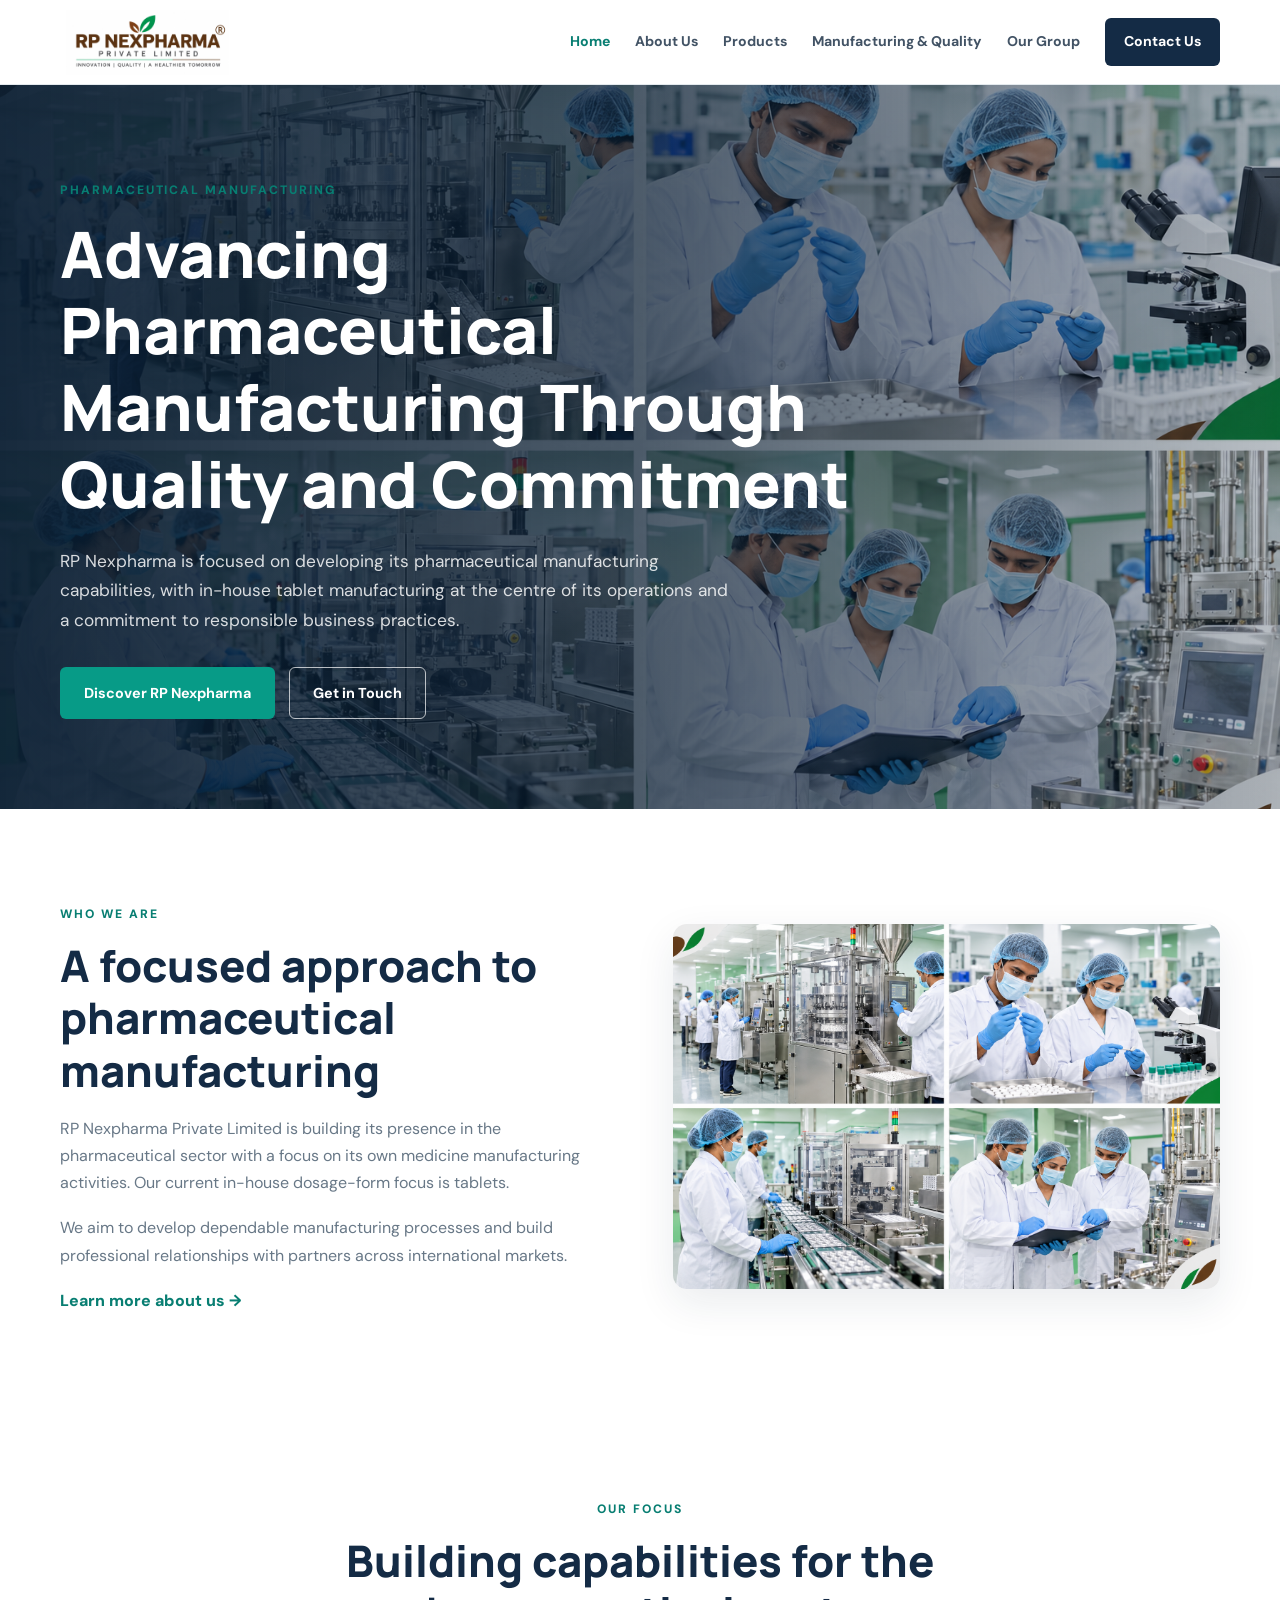
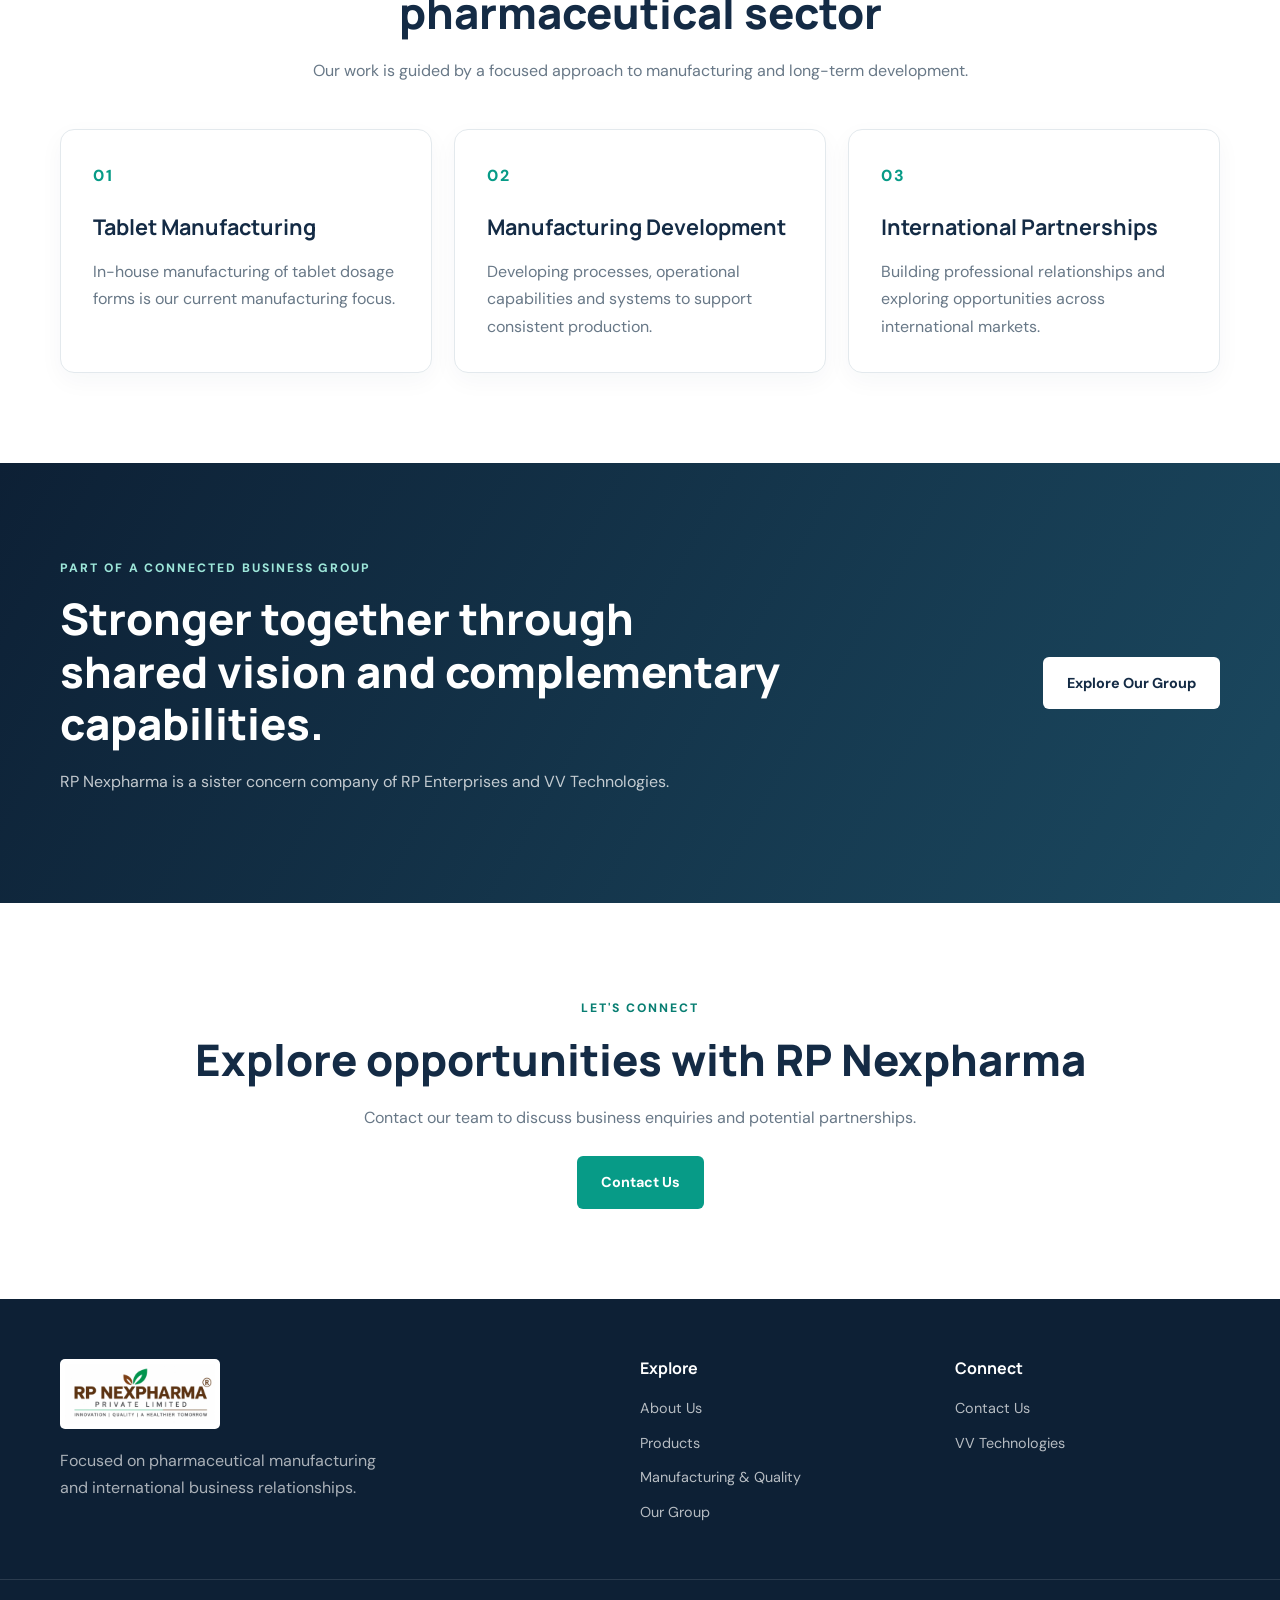
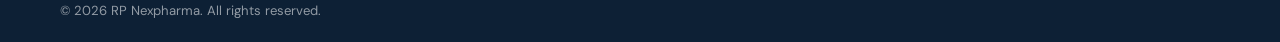
<file: index.html>
<!DOCTYPE html>
<html lang="en">
<head>
  <meta charset="UTF-8">
  <meta name="viewport" content="width=device-width, initial-scale=1.0">
  <meta name="description" content="RP Nexpharma - Pharmaceutical manufacturing with a focus on quality, reliability and international partnerships.">
  <title>RP Nexpharma | Pharmaceutical Manufacturing</title>
  <link rel="stylesheet" href="css/style.css">
  <link rel="preconnect" href="https://fonts.googleapis.com">
  <link href="https://fonts.googleapis.com/css2?family=DM+Sans:wght@400;500;600;700&family=Manrope:wght@400;500;600;700;800&display=swap" rel="stylesheet">
</head>
<body>

<header class="site-header">
  <div class="container nav-wrap">
    <a class="brand" href="index.html">
      <img src="assets/images/rpnexpharma-logo.jpg" alt="RP Nexpharma logo">
    </a>
    <button class="menu-toggle" aria-label="Open navigation">☰</button>
    <nav class="main-nav">
      <a class="active" href="index.html">Home</a>
      <a href="about.html">About Us</a>
      <a href="products.html">Products</a>
      <a href="manufacturing-quality.html">Manufacturing & Quality</a>
      <a href="group-companies.html">Our Group</a>
      <a class="nav-contact" href="contact.html">Contact Us</a>
    </nav>
  </div>
</header>

<main>
  <section class="hero">
    <div class="hero-overlay"></div>
    <div class="container hero-content">
      <span class="eyebrow">PHARMACEUTICAL MANUFACTURING</span>
      <h1>Advancing Pharmaceutical Manufacturing Through Quality and Commitment</h1>
      <p>
        RP Nexpharma is focused on developing its pharmaceutical manufacturing
        capabilities, with in-house tablet manufacturing at the centre of its
        operations and a commitment to responsible business practices.
      </p>
      <div class="hero-actions">
        <a class="btn btn-primary" href="about.html">Discover RP Nexpharma</a>
        <a class="btn btn-outline" href="contact.html">Get in Touch</a>
      </div>
    </div>
  </section>

  <section class="intro section">
    <div class="container intro-grid">
      <div>
        <span class="eyebrow">WHO WE ARE</span>
        <h2>A focused approach to pharmaceutical manufacturing</h2>
        <p>
          RP Nexpharma Private Limited is building its presence in the
          pharmaceutical sector with a focus on its own medicine manufacturing
          activities. Our current in-house dosage-form focus is tablets.
        </p>
        <p>
          We aim to develop dependable manufacturing processes and build
          professional relationships with partners across international markets.
        </p>
        <a class="text-link" href="about.html">Learn more about us →</a>
      </div>
      <div class="intro-image">
        <img src="assets/images/pharmaceutical-workers-collage.png"
             alt="Pharmaceutical professionals working in a manufacturing environment">
      </div>
    </div>
  </section>

  <section class="section capabilities">
    <div class="container">
      <div class="section-heading">
        <span class="eyebrow">OUR FOCUS</span>
        <h2>Building capabilities for the pharmaceutical sector</h2>
        <p>Our work is guided by a focused approach to manufacturing and long-term development.</p>
      </div>
      <div class="card-grid three">
        <article class="info-card">
          <div class="card-number">01</div>
          <h3>Tablet Manufacturing</h3>
          <p>In-house manufacturing of tablet dosage forms is our current manufacturing focus.</p>
        </article>
        <article class="info-card">
          <div class="card-number">02</div>
          <h3>Manufacturing Development</h3>
          <p>Developing processes, operational capabilities and systems to support consistent production.</p>
        </article>
        <article class="info-card">
          <div class="card-number">03</div>
          <h3>International Partnerships</h3>
          <p>Building professional relationships and exploring opportunities across international markets.</p>
        </article>
      </div>
    </div>
  </section>

  <section class="group-banner section">
    <div class="container group-banner-inner">
      <div>
        <span class="eyebrow light">PART OF A CONNECTED BUSINESS GROUP</span>
        <h2>Stronger together through shared vision and complementary capabilities.</h2>
        <p>
          RP Nexpharma is a sister concern company of RP Enterprises and
          VV Technologies.
        </p>
      </div>
      <a href="group-companies.html" class="btn btn-light">Explore Our Group</a>
    </div>
  </section>

  <section class="section closing-cta">
    <div class="container">
      <span class="eyebrow">LET'S CONNECT</span>
      <h2>Explore opportunities with RP Nexpharma</h2>
      <p>Contact our team to discuss business enquiries and potential partnerships.</p>
      <a href="contact.html" class="btn btn-primary">Contact Us</a>
    </div>
  </section>
</main>

<footer class="site-footer">
  <div class="container footer-grid">
    <div>
      <img class="footer-logo" src="assets/images/rpnexpharma-logo.jpg" alt="RP Nexpharma">
      <p>Focused on pharmaceutical manufacturing and international business relationships.</p>
    </div>
    <div>
      <h4>Explore</h4>
      <a href="about.html">About Us</a>
      <a href="products.html">Products</a>
      <a href="manufacturing-quality.html">Manufacturing & Quality</a>
      <a href="group-companies.html">Our Group</a>
    </div>
    <div>
      <h4>Connect</h4>
      <a href="contact.html">Contact Us</a>
      <a href="https://vvtechnologiesinc.com/" target="_blank" rel="noopener">VV Technologies</a>
    </div>
  </div>
  <div class="footer-bottom">
    <div class="container">© <span class="year"></span> RP Nexpharma. All rights reserved.</div>
  </div>
</footer>
<script src="js/script.js"></script>
</body>
</html>
</file>
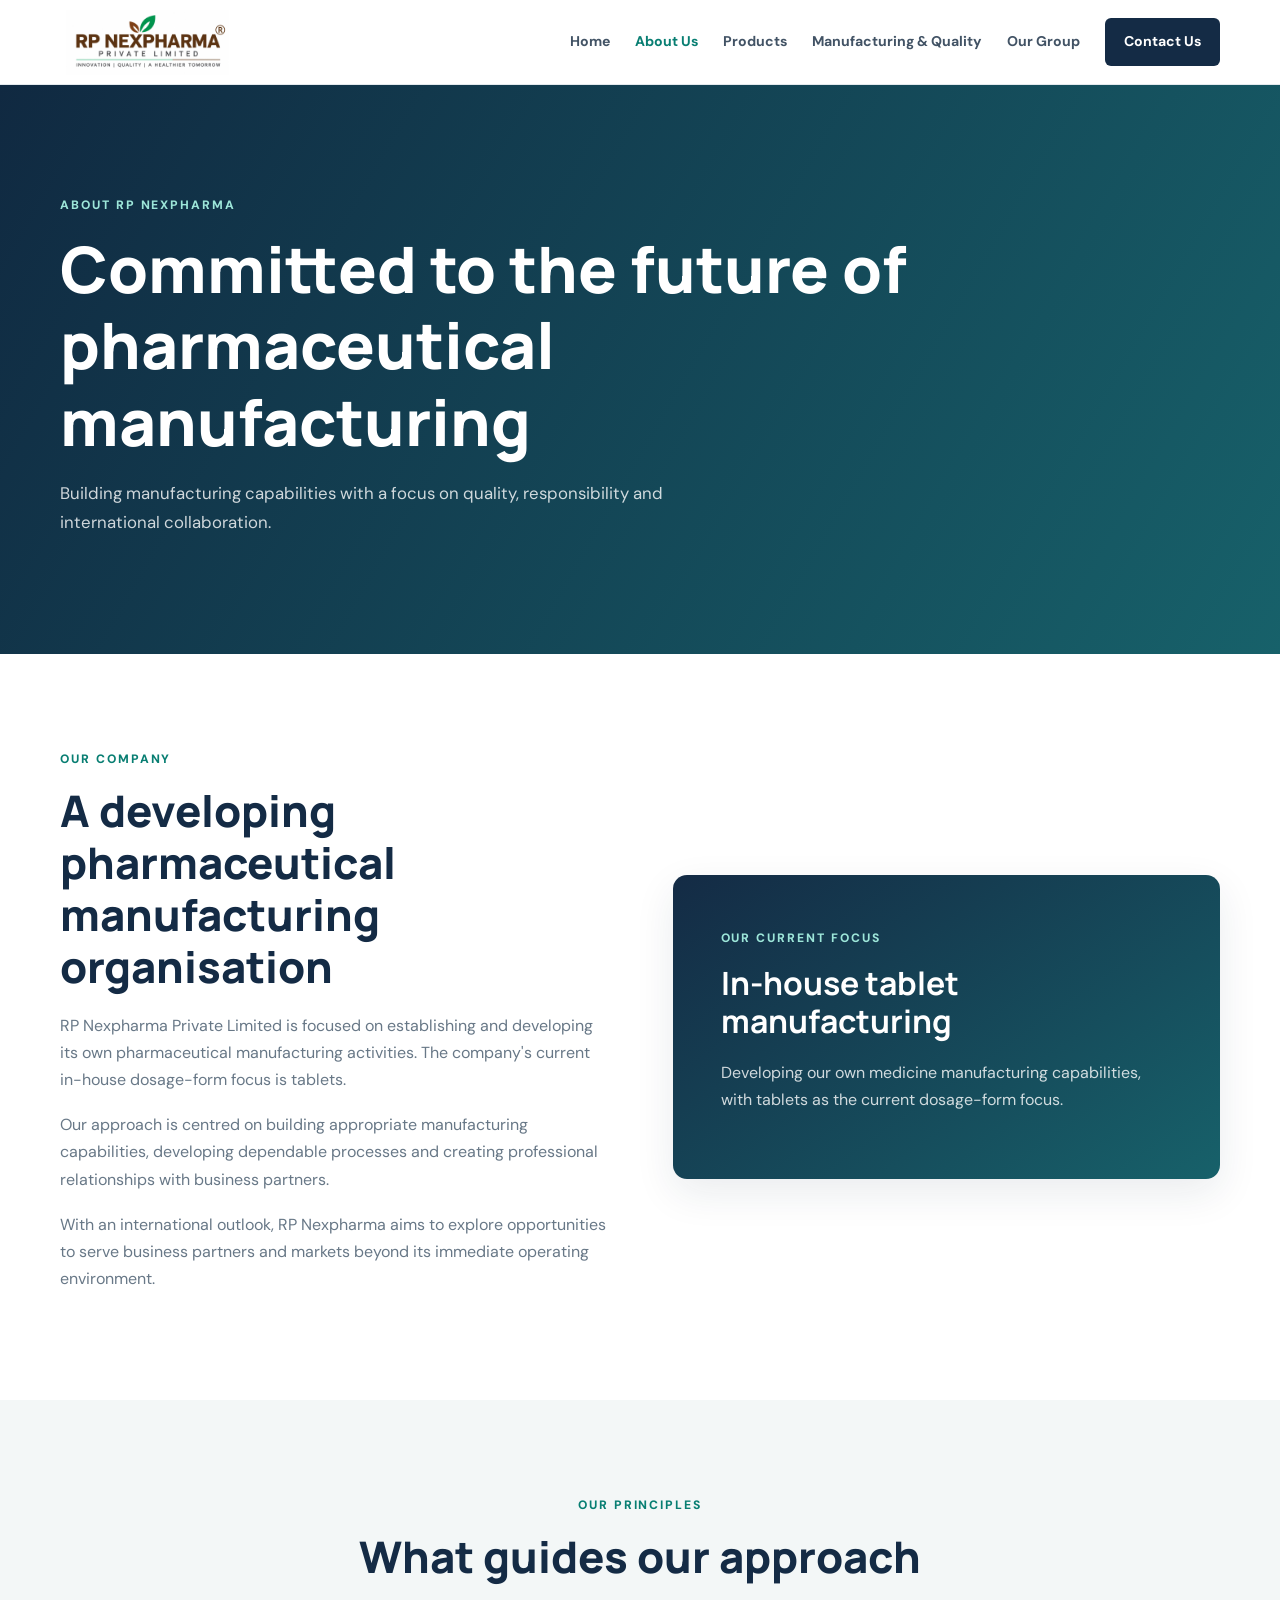
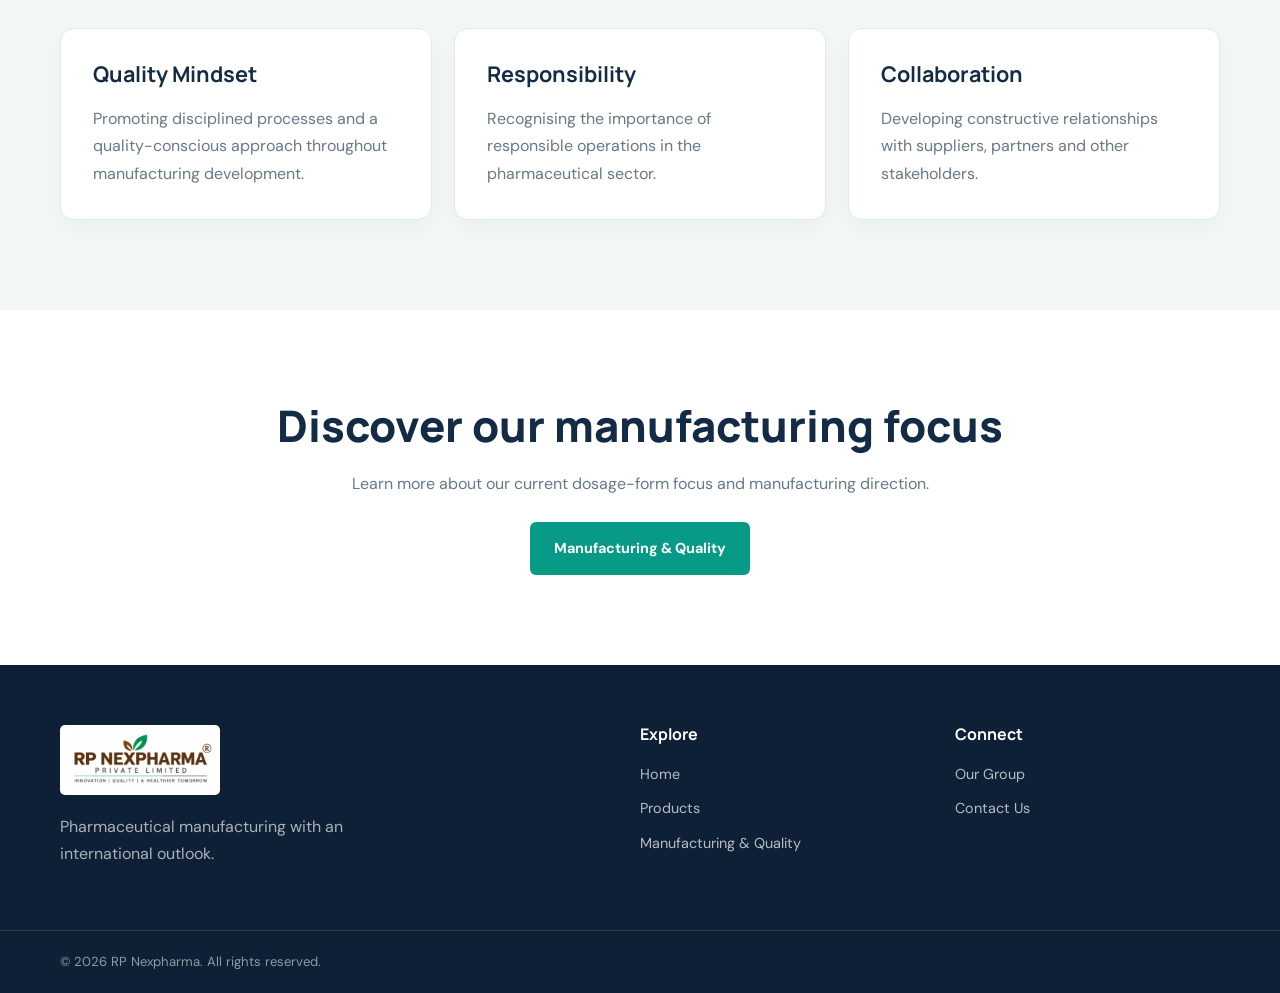
<file: about.html>
<!DOCTYPE html>
<html lang="en">
<head>
  <meta charset="UTF-8">
  <meta name="viewport" content="width=device-width, initial-scale=1.0">
  <title>About Us | RP Nexpharma</title>
  <link rel="stylesheet" href="css/style.css">
  <link href="https://fonts.googleapis.com/css2?family=DM+Sans:wght@400;500;600;700&family=Manrope:wght@400;500;600;700;800&display=swap" rel="stylesheet">
</head>
<body>

<header class="site-header">
  <div class="container nav-wrap">
    <a class="brand" href="index.html"><img src="assets/images/rpnexpharma-logo.jpg" alt="RP Nexpharma logo"></a>
    <button class="menu-toggle" aria-label="Open navigation">☰</button>
    <nav class="main-nav">
      <a href="index.html">Home</a>
      <a class="active" href="about.html">About Us</a>
      <a href="products.html">Products</a>
      <a href="manufacturing-quality.html">Manufacturing & Quality</a>
      <a href="group-companies.html">Our Group</a>
      <a class="nav-contact" href="contact.html">Contact Us</a>
    </nav>
  </div>
</header>

<main>
  <section class="page-hero">
    <div class="container">
      <span class="eyebrow light">ABOUT RP NEXPHARMA</span>
      <h1>Committed to the future of pharmaceutical manufacturing</h1>
      <p>Building manufacturing capabilities with a focus on quality, responsibility and international collaboration.</p>
    </div>
  </section>

  <section class="section">
    <div class="container content-grid">
      <div>
        <span class="eyebrow">OUR COMPANY</span>
        <h2>A developing pharmaceutical manufacturing organisation</h2>
        <p>
          RP Nexpharma Private Limited is focused on establishing and developing
          its own pharmaceutical manufacturing activities. The company's
          current in-house dosage-form focus is tablets.
        </p>
        <p>
          Our approach is centred on building appropriate manufacturing
          capabilities, developing dependable processes and creating
          professional relationships with business partners.
        </p>
        <p>
          With an international outlook, RP Nexpharma aims to explore
          opportunities to serve business partners and markets beyond its
          immediate operating environment.
        </p>
      </div>
      <div class="highlight-panel">
        <span class="eyebrow light">OUR CURRENT FOCUS</span>
        <h3>In-house tablet manufacturing</h3>
        <p>
          Developing our own medicine manufacturing capabilities, with
          tablets as the current dosage-form focus.
        </p>
      </div>
    </div>
  </section>

  <section class="section soft-bg">
    <div class="container">
      <div class="section-heading">
        <span class="eyebrow">OUR PRINCIPLES</span>
        <h2>What guides our approach</h2>
      </div>
      <div class="card-grid three">
        <article class="info-card">
          <h3>Quality Mindset</h3>
          <p>Promoting disciplined processes and a quality-conscious approach throughout manufacturing development.</p>
        </article>
        <article class="info-card">
          <h3>Responsibility</h3>
          <p>Recognising the importance of responsible operations in the pharmaceutical sector.</p>
        </article>
        <article class="info-card">
          <h3>Collaboration</h3>
          <p>Developing constructive relationships with suppliers, partners and other stakeholders.</p>
        </article>
      </div>
    </div>
  </section>

  <section class="section">
    <div class="container closing-cta">
      <h2>Discover our manufacturing focus</h2>
      <p>Learn more about our current dosage-form focus and manufacturing direction.</p>
      <a href="manufacturing-quality.html" class="btn btn-primary">Manufacturing & Quality</a>
    </div>
  </section>
</main>

<footer class="site-footer">
  <div class="container footer-grid">
    <div><img class="footer-logo" src="assets/images/rpnexpharma-logo.jpg" alt="RP Nexpharma"><p>Pharmaceutical manufacturing with an international outlook.</p></div>
    <div><h4>Explore</h4><a href="index.html">Home</a><a href="products.html">Products</a><a href="manufacturing-quality.html">Manufacturing & Quality</a></div>
    <div><h4>Connect</h4><a href="group-companies.html">Our Group</a><a href="contact.html">Contact Us</a></div>
  </div>
  <div class="footer-bottom"><div class="container">© <span class="year"></span> RP Nexpharma. All rights reserved.</div></div>
</footer>
<script src="js/script.js"></script>
</body>
</html>
</file>
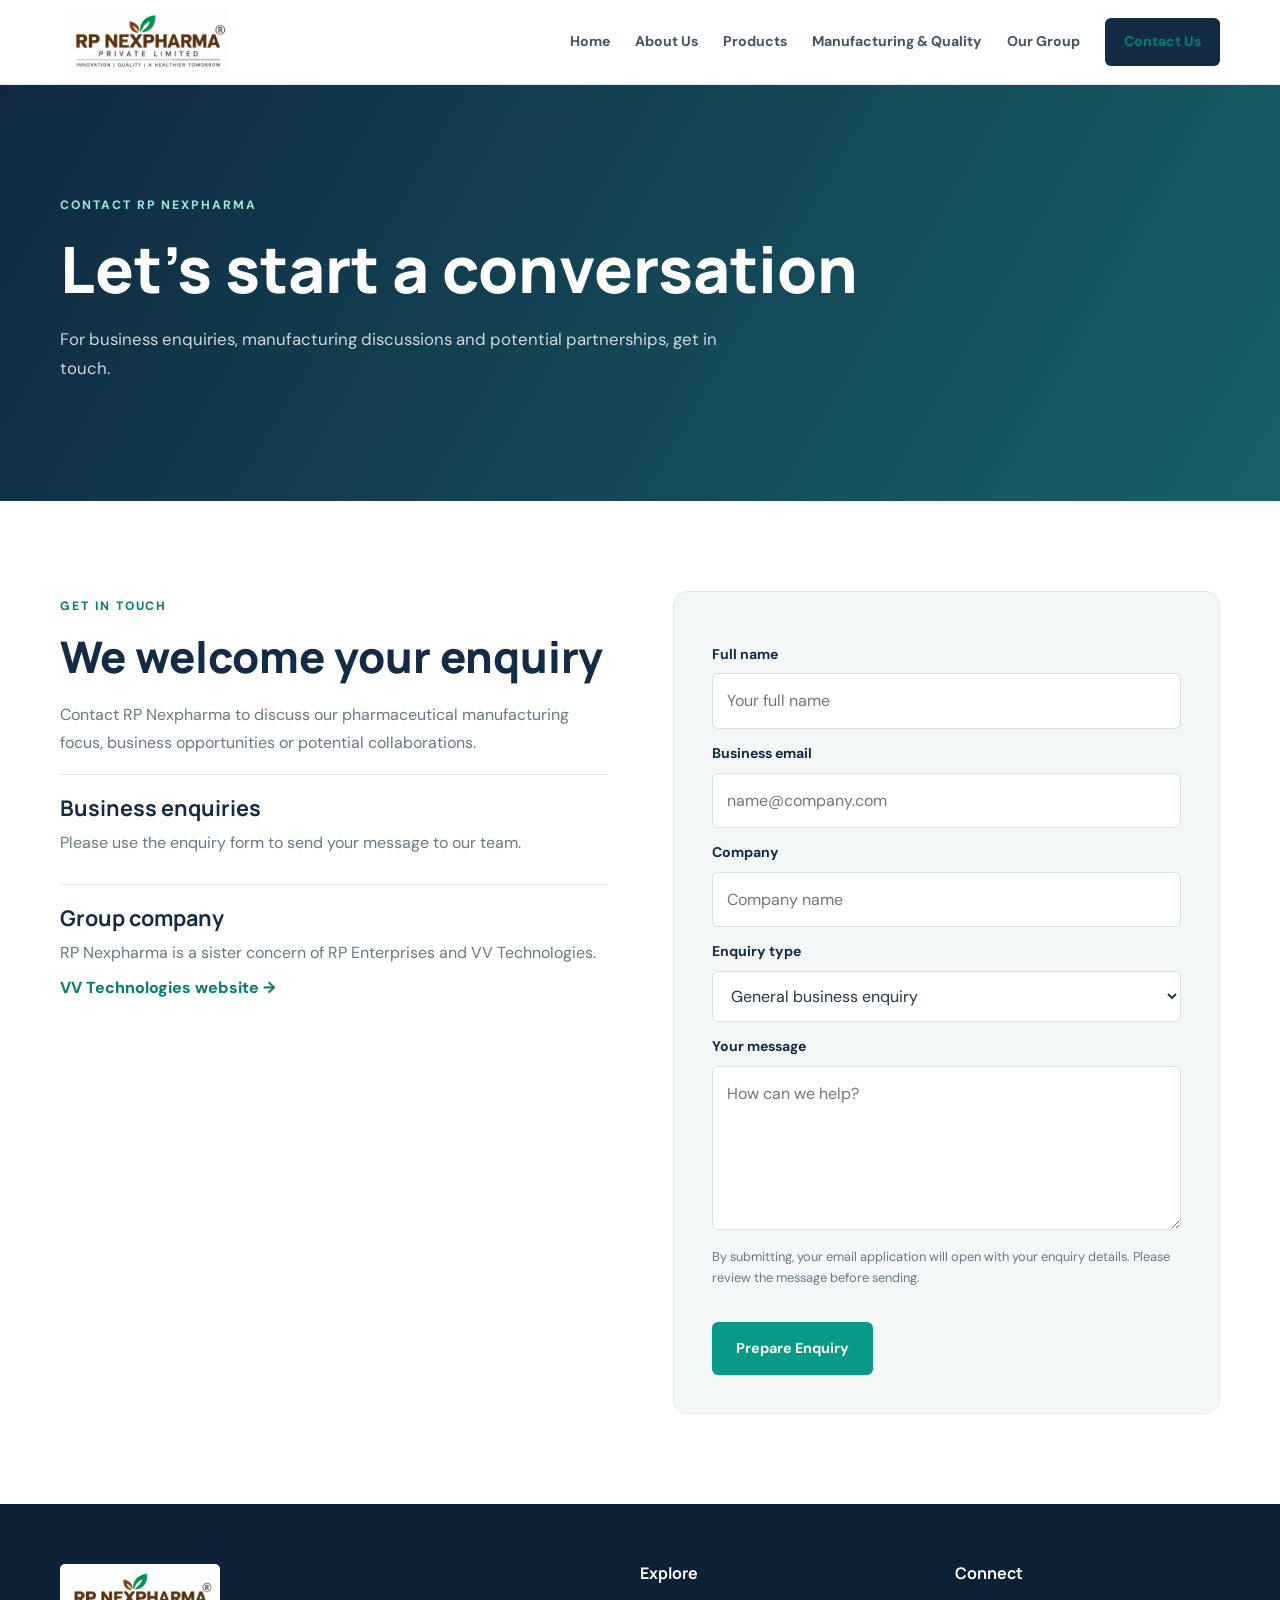
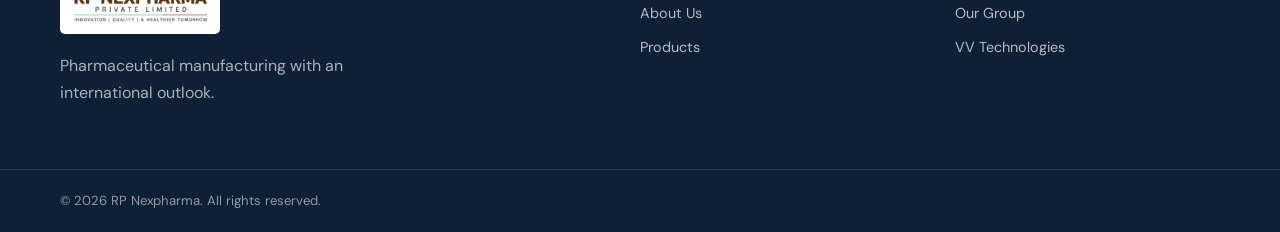
<file: contact.html>
<!DOCTYPE html>
<html lang="en">
<head>
  <meta charset="UTF-8">
  <meta name="viewport" content="width=device-width, initial-scale=1.0">
  <title>Contact Us | RP Nexpharma</title>
  <link rel="stylesheet" href="css/style.css">
  <link href="https://fonts.googleapis.com/css2?family=DM+Sans:wght@400;500;600;700&family=Manrope:wght@400;500;600;700;800&display=swap" rel="stylesheet">
</head>
<body>

<header class="site-header">
  <div class="container nav-wrap">
    <a class="brand" href="index.html"><img src="assets/images/rpnexpharma-logo.jpg" alt="RP Nexpharma logo"></a>
    <button class="menu-toggle" aria-label="Open navigation">☰</button>
    <nav class="main-nav">
      <a href="index.html">Home</a><a href="about.html">About Us</a>
      <a href="products.html">Products</a>
      <a href="manufacturing-quality.html">Manufacturing & Quality</a>
      <a href="group-companies.html">Our Group</a>
      <a class="nav-contact active" href="contact.html">Contact Us</a>
    </nav>
  </div>
</header>

<main>
  <section class="page-hero">
    <div class="container">
      <span class="eyebrow light">CONTACT RP NEXPHARMA</span>
      <h1>Let's start a conversation</h1>
      <p>For business enquiries, manufacturing discussions and potential partnerships, get in touch.</p>
    </div>
  </section>

  <section class="section">
    <div class="container contact-layout">
      <div>
        <span class="eyebrow">GET IN TOUCH</span>
        <h2>We welcome your enquiry</h2>
        <p>
          Contact RP Nexpharma to discuss our pharmaceutical manufacturing
          focus, business opportunities or potential collaborations.
        </p>
        <div class="contact-detail">
          <h3>Business enquiries</h3>
          <p>Please use the enquiry form to send your message to our team.</p>
        </div>
        <div class="contact-detail">
          <h3>Group company</h3>
          <p>RP Nexpharma is a sister concern of RP Enterprises and VV Technologies.</p>
          <a class="text-link" href="https://vvtechnologiesinc.com/" target="_blank" rel="noopener">VV Technologies website →</a>
        </div>
      </div>

      <form class="contact-form" id="contactForm">
        <label for="name">Full name</label>
        <input id="name" name="name" type="text" placeholder="Your full name" required>

        <label for="email">Business email</label>
        <input id="email" name="email" type="email" placeholder="name@company.com" required>

        <label for="company">Company</label>
        <input id="company" name="company" type="text" placeholder="Company name">

        <label for="subject">Enquiry type</label>
        <select id="subject" name="subject">
          <option>General business enquiry</option>
          <option>Product enquiry</option>
          <option>Manufacturing enquiry</option>
          <option>Partnership opportunity</option>
          <option>Other</option>
        </select>

        <label for="message">Your message</label>
        <textarea id="message" name="message" rows="5" placeholder="How can we help?" required></textarea>

        <p class="form-note">
          By submitting, your email application will open with your enquiry details.
          Please review the message before sending.
        </p>
        <button class="btn btn-primary" type="submit">Prepare Enquiry</button>
      </form>
    </div>
  </section>
</main>

<footer class="site-footer">
  <div class="container footer-grid">
    <div><img class="footer-logo" src="assets/images/rpnexpharma-logo.jpg" alt="RP Nexpharma"><p>Pharmaceutical manufacturing with an international outlook.</p></div>
    <div><h4>Explore</h4><a href="about.html">About Us</a><a href="products.html">Products</a></div>
    <div><h4>Connect</h4><a href="group-companies.html">Our Group</a><a href="https://vvtechnologiesinc.com/" target="_blank" rel="noopener">VV Technologies</a></div>
  </div>
  <div class="footer-bottom"><div class="container">© <span class="year"></span> RP Nexpharma. All rights reserved.</div></div>
</footer>
<script src="js/script.js"></script>
</body>
</html>
</file>
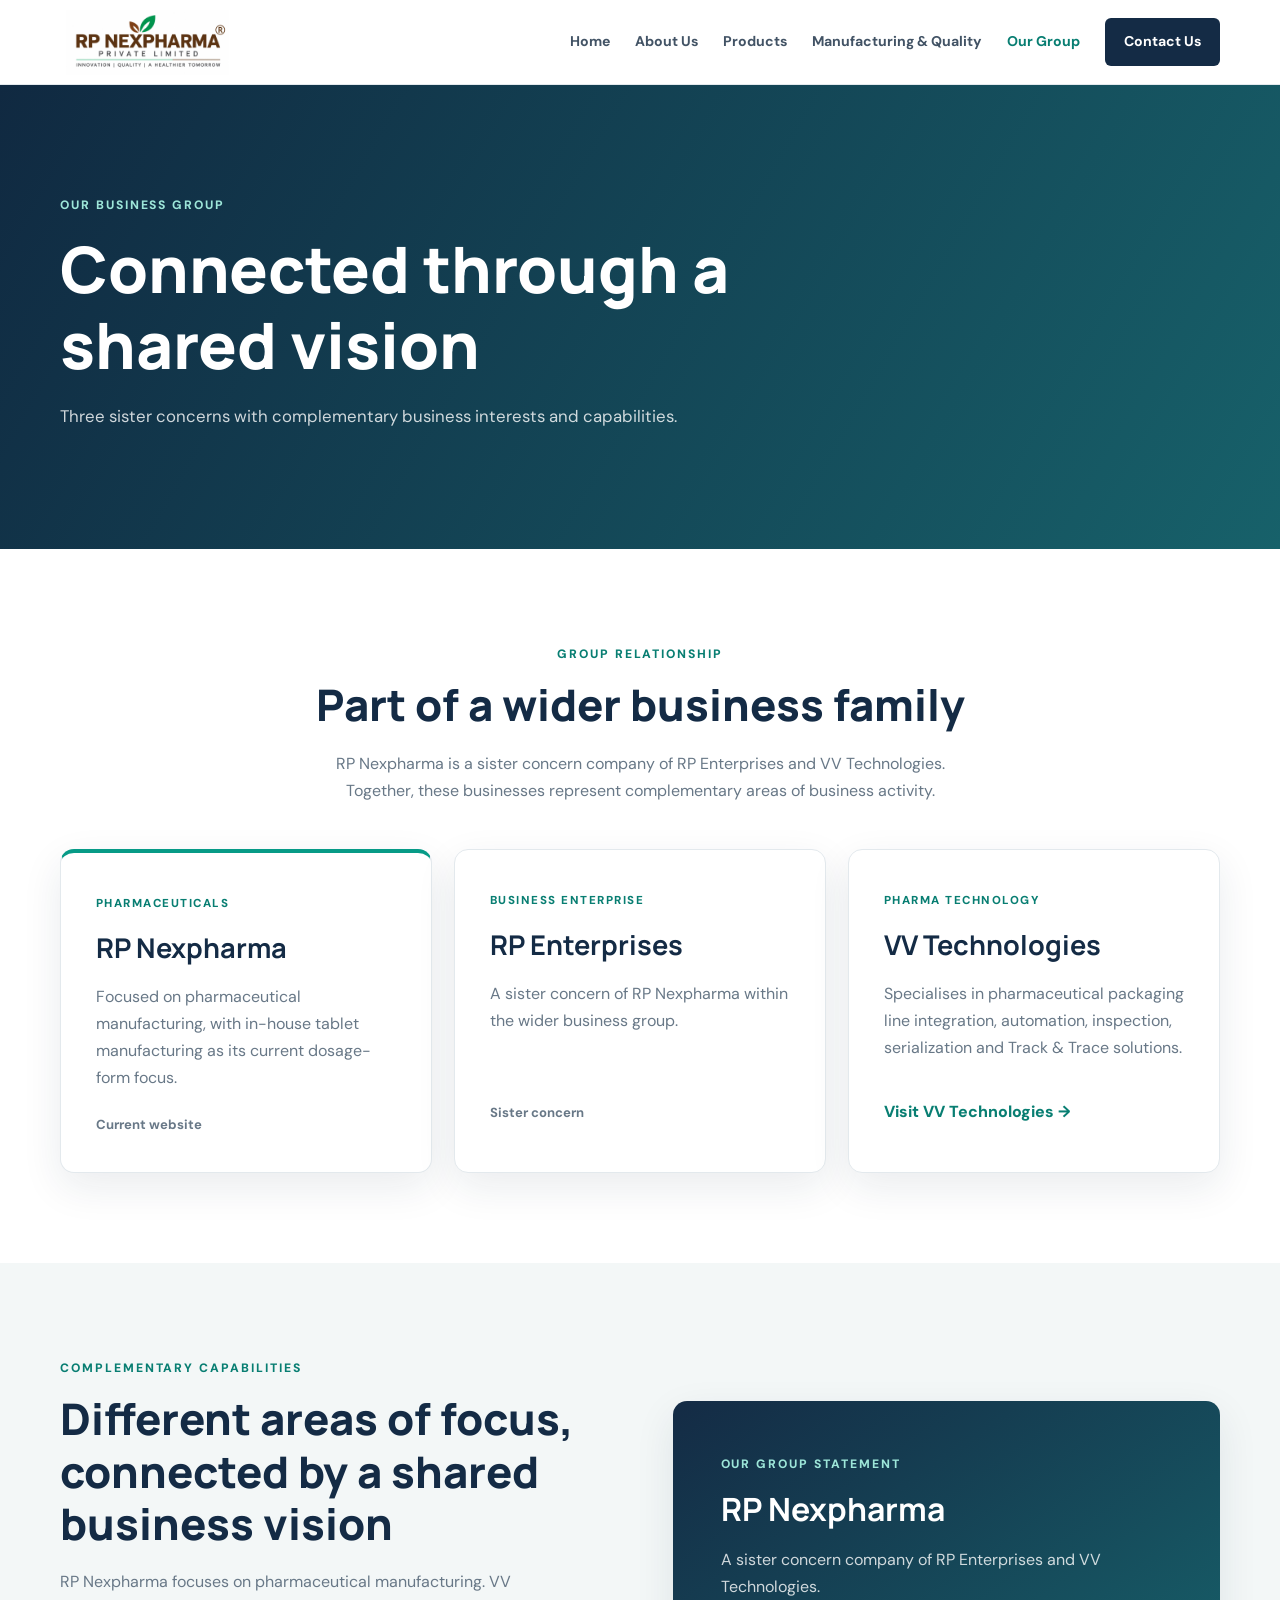
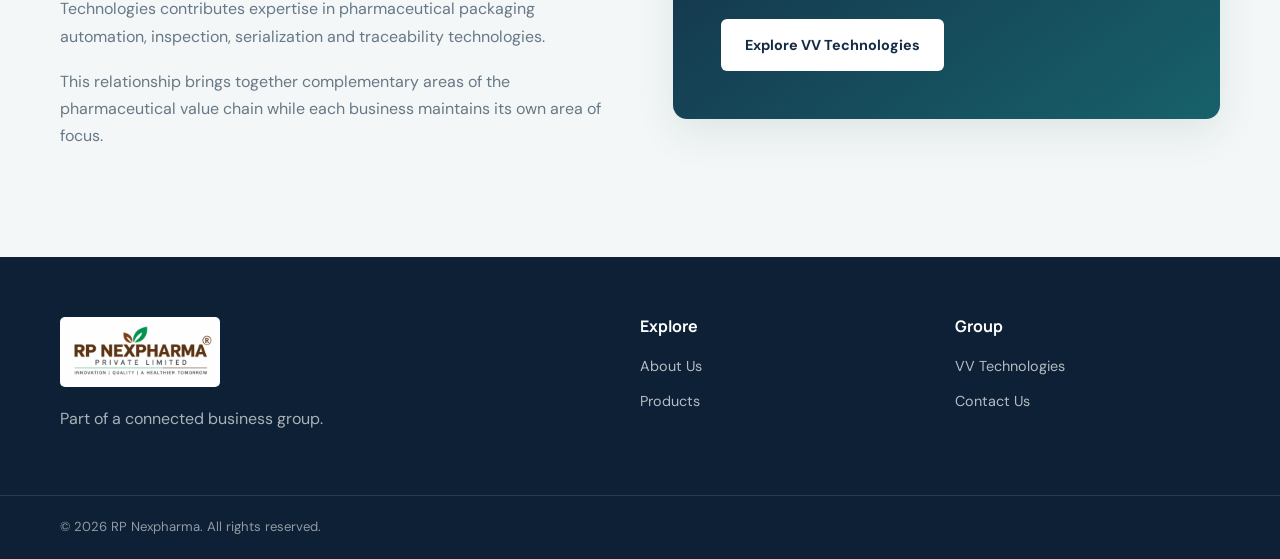
<file: group-companies.html>
<!DOCTYPE html>
<html lang="en">
<head>
  <meta charset="UTF-8">
  <meta name="viewport" content="width=device-width, initial-scale=1.0">
  <title>Our Group | RP Nexpharma</title>
  <link rel="stylesheet" href="css/style.css">
  <link href="https://fonts.googleapis.com/css2?family=DM+Sans:wght@400;500;600;700&family=Manrope:wght@400;500;600;700;800&display=swap" rel="stylesheet">
</head>
<body>

<header class="site-header">
  <div class="container nav-wrap">
    <a class="brand" href="index.html"><img src="assets/images/rpnexpharma-logo.jpg" alt="RP Nexpharma logo"></a>
    <button class="menu-toggle" aria-label="Open navigation">☰</button>
    <nav class="main-nav">
      <a href="index.html">Home</a><a href="about.html">About Us</a>
      <a href="products.html">Products</a>
      <a href="manufacturing-quality.html">Manufacturing & Quality</a>
      <a class="active" href="group-companies.html">Our Group</a>
      <a class="nav-contact" href="contact.html">Contact Us</a>
    </nav>
  </div>
</header>

<main>
  <section class="page-hero">
    <div class="container">
      <span class="eyebrow light">OUR BUSINESS GROUP</span>
      <h1>Connected through a shared vision</h1>
      <p>Three sister concerns with complementary business interests and capabilities.</p>
    </div>
  </section>

  <section class="section">
    <div class="container">
      <div class="section-heading">
        <span class="eyebrow">GROUP RELATIONSHIP</span>
        <h2>Part of a wider business family</h2>
        <p>
          RP Nexpharma is a sister concern company of RP Enterprises and
          VV Technologies. Together, these businesses represent complementary
          areas of business activity.
        </p>
      </div>

      <div class="group-cards">
        <article class="group-card featured">
          <span class="group-label">PHARMACEUTICALS</span>
          <h3>RP Nexpharma</h3>
          <p>
            Focused on pharmaceutical manufacturing, with in-house tablet
            manufacturing as its current dosage-form focus.
          </p>
          <span class="group-current">Current website</span>
        </article>

        <article class="group-card">
          <span class="group-label">BUSINESS ENTERPRISE</span>
          <h3>RP Enterprises</h3>
          <p>
            A sister concern of RP Nexpharma within the wider business group.
          </p>
          <span class="group-current">Sister concern</span>
        </article>

        <article class="group-card">
          <span class="group-label">PHARMA TECHNOLOGY</span>
          <h3>VV Technologies</h3>
          <p>
            Specialises in pharmaceutical packaging line integration,
            automation, inspection, serialization and Track & Trace solutions.
          </p>
          <a class="text-link" href="https://vvtechnologiesinc.com/"
             target="_blank" rel="noopener">Visit VV Technologies →</a>
        </article>
      </div>
    </div>
  </section>

  <section class="section soft-bg">
    <div class="container content-grid">
      <div>
        <span class="eyebrow">COMPLEMENTARY CAPABILITIES</span>
        <h2>Different areas of focus, connected by a shared business vision</h2>
        <p>
          RP Nexpharma focuses on pharmaceutical manufacturing. VV Technologies
          contributes expertise in pharmaceutical packaging automation,
          inspection, serialization and traceability technologies.
        </p>
        <p>
          This relationship brings together complementary areas of the
          pharmaceutical value chain while each business maintains its own
          area of focus.
        </p>
      </div>
      <div class="highlight-panel">
        <span class="eyebrow light">OUR GROUP STATEMENT</span>
        <h3>RP Nexpharma</h3>
        <p> A sister concern company of RP Enterprises and VV Technologies.</p>
        <a class="btn btn-light" href="https://vvtechnologiesinc.com/"
           target="_blank" rel="noopener">Explore VV Technologies</a>
      </div>
    </div>
  </section>
</main>

<footer class="site-footer">
  <div class="container footer-grid">
    <div><img class="footer-logo" src="assets/images/rpnexpharma-logo.jpg" alt="RP Nexpharma"><p>Part of a connected business group.</p></div>
    <div><h4>Explore</h4><a href="about.html">About Us</a><a href="products.html">Products</a></div>
    <div><h4>Group</h4><a href="https://vvtechnologiesinc.com/" target="_blank" rel="noopener">VV Technologies</a><a href="contact.html">Contact Us</a></div>
  </div>
  <div class="footer-bottom"><div class="container">© <span class="year"></span> RP Nexpharma. All rights reserved.</div></div>
</footer>
<script src="js/script.js"></script>
</body>
</html>
</file>
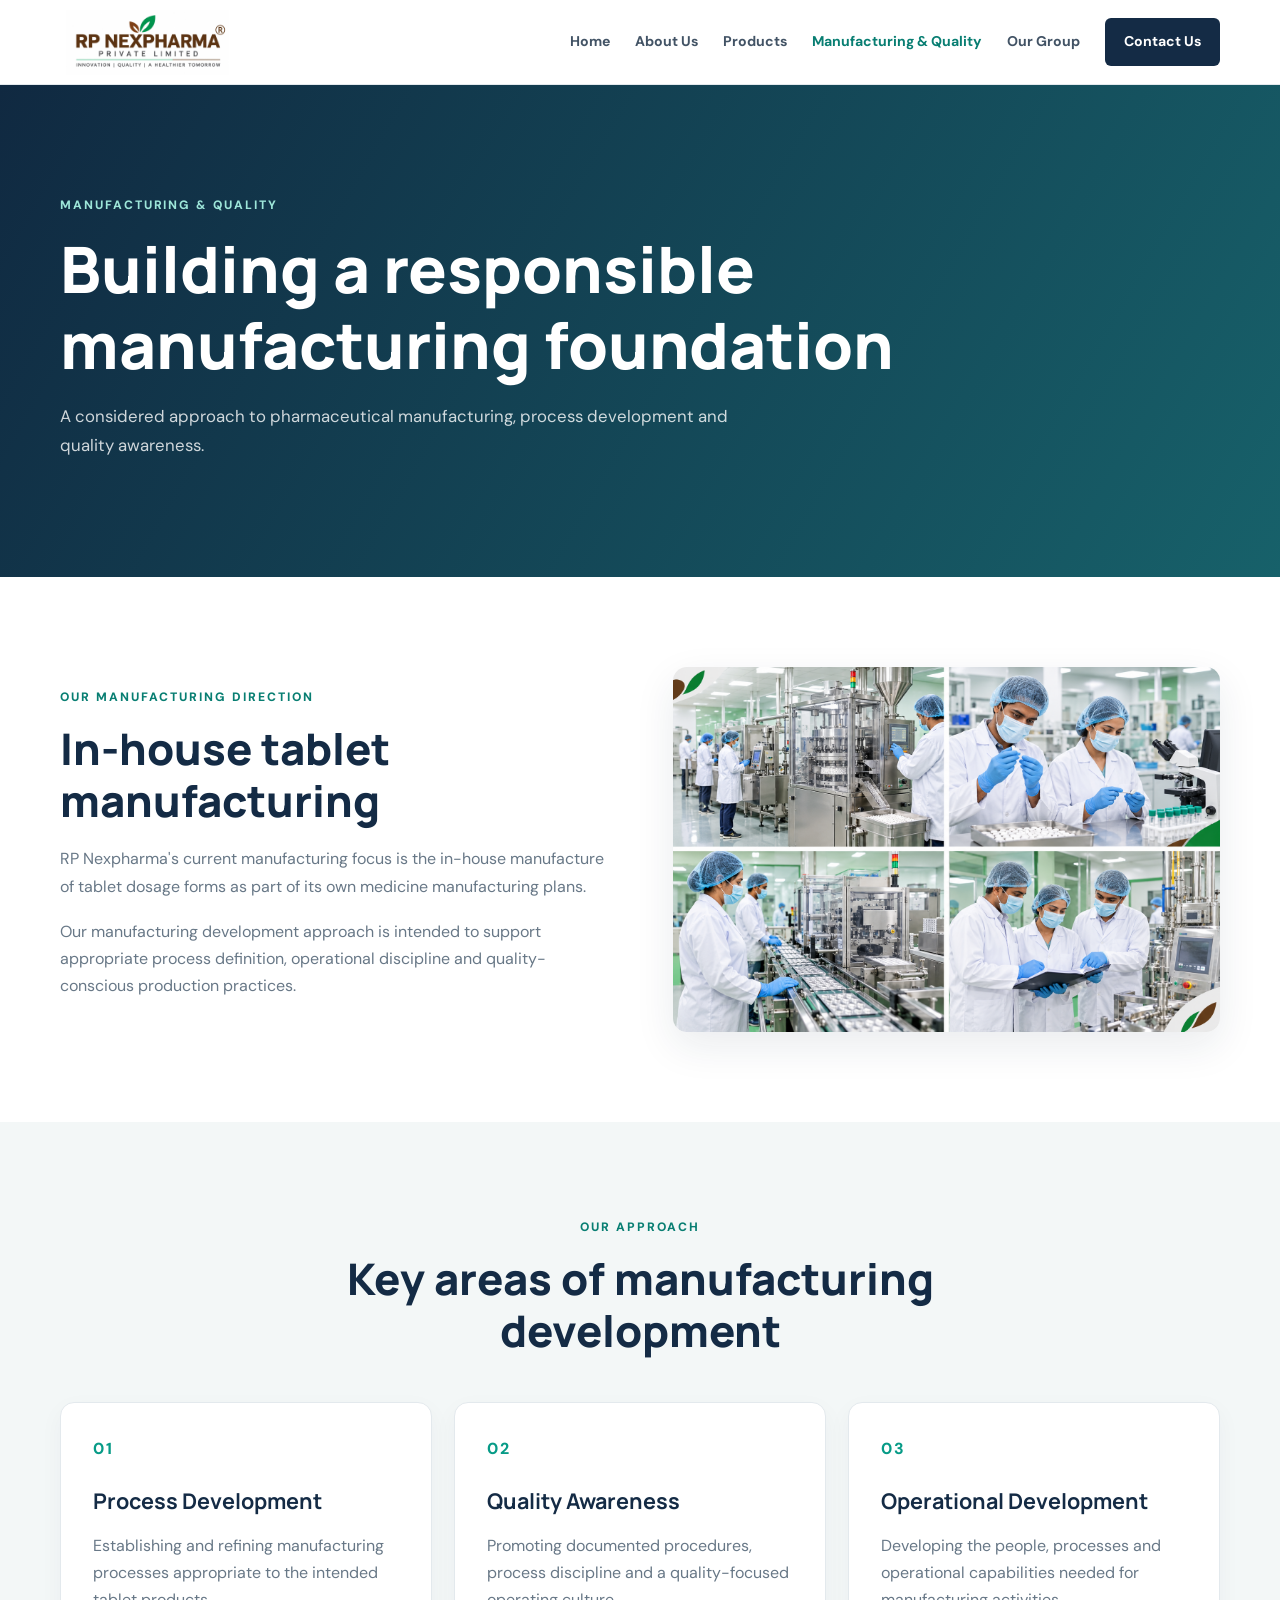
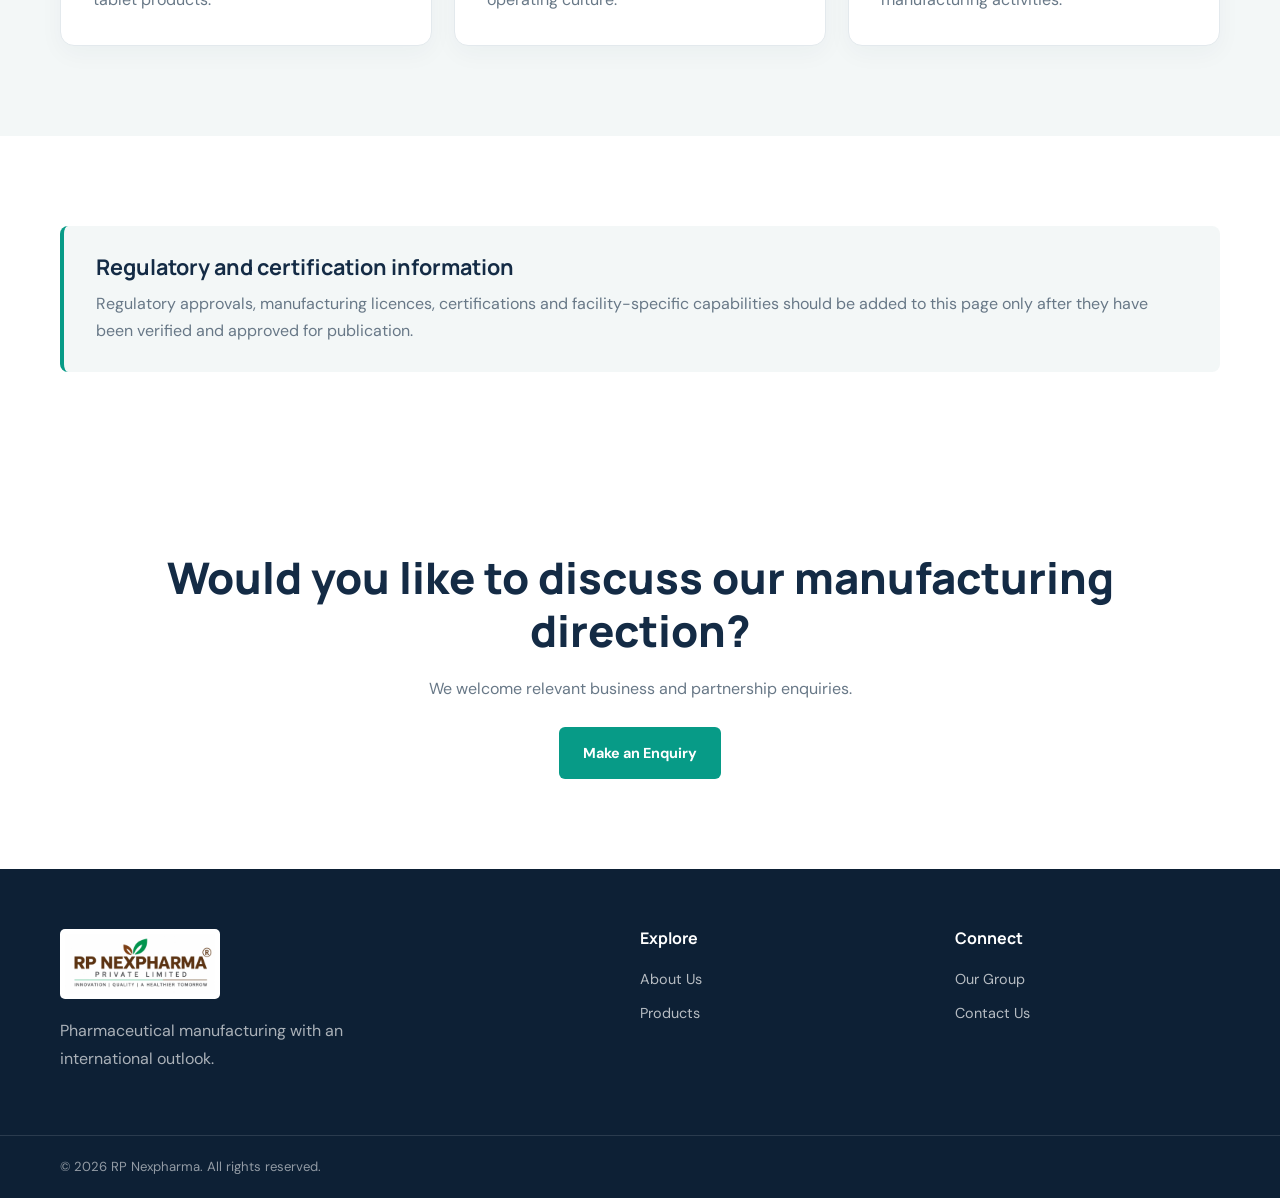
<file: manufacturing-quality.html>
<!DOCTYPE html>
<html lang="en">
<head>
  <meta charset="UTF-8">
  <meta name="viewport" content="width=device-width, initial-scale=1.0">
  <title>Manufacturing & Quality | RP Nexpharma</title>
  <link rel="stylesheet" href="css/style.css">
  <link href="https://fonts.googleapis.com/css2?family=DM+Sans:wght@400;500;600;700&family=Manrope:wght@400;500;600;700;800&display=swap" rel="stylesheet">
</head>
<body>

<header class="site-header">
  <div class="container nav-wrap">
    <a class="brand" href="index.html"><img src="assets/images/rpnexpharma-logo.jpg" alt="RP Nexpharma logo"></a>
    <button class="menu-toggle" aria-label="Open navigation">☰</button>
    <nav class="main-nav">
      <a href="index.html">Home</a><a href="about.html">About Us</a>
      <a href="products.html">Products</a>
      <a class="active" href="manufacturing-quality.html">Manufacturing & Quality</a>
      <a href="group-companies.html">Our Group</a>
      <a class="nav-contact" href="contact.html">Contact Us</a>
    </nav>
  </div>
</header>

<main>
  <section class="page-hero">
    <div class="container">
      <span class="eyebrow light">MANUFACTURING & QUALITY</span>
      <h1>Building a responsible manufacturing foundation</h1>
      <p>A considered approach to pharmaceutical manufacturing, process development and quality awareness.</p>
    </div>
  </section>

  <section class="section">
    <div class="container content-grid">
      <div>
        <span class="eyebrow">OUR MANUFACTURING DIRECTION</span>
        <h2>In-house tablet manufacturing</h2>
        <p>
          RP Nexpharma's current manufacturing focus is the in-house
          manufacture of tablet dosage forms as part of its own medicine
          manufacturing plans.
        </p>
        <p>
          Our manufacturing development approach is intended to support
          appropriate process definition, operational discipline and
          quality-conscious production practices.
        </p>
      </div>
      <div class="quality-visual">
        <img src="assets/images/pharmaceutical-workers-collage.png"
             alt="Professionals in a pharmaceutical work environment">
      </div>
    </div>
  </section>

  <section class="section soft-bg">
    <div class="container">
      <div class="section-heading">
        <span class="eyebrow">OUR APPROACH</span>
        <h2>Key areas of manufacturing development</h2>
      </div>
      <div class="card-grid three">
        <article class="info-card">
          <div class="card-number">01</div>
          <h3>Process Development</h3>
          <p>Establishing and refining manufacturing processes appropriate to the intended tablet products.</p>
        </article>
        <article class="info-card">
          <div class="card-number">02</div>
          <h3>Quality Awareness</h3>
          <p>Promoting documented procedures, process discipline and a quality-focused operating culture.</p>
        </article>
        <article class="info-card">
          <div class="card-number">03</div>
          <h3>Operational Development</h3>
          <p>Developing the people, processes and operational capabilities needed for manufacturing activities.</p>
        </article>
      </div>
    </div>
  </section>

  <section class="section">
    <div class="container notice">
      <h3>Regulatory and certification information</h3>
      <p>
        Regulatory approvals, manufacturing licences, certifications and
        facility-specific capabilities should be added to this page only
        after they have been verified and approved for publication.
      </p>
    </div>
  </section>

  <section class="section closing-cta">
    <div class="container">
      <h2>Would you like to discuss our manufacturing direction?</h2>
      <p>We welcome relevant business and partnership enquiries.</p>
      <a href="contact.html" class="btn btn-primary">Make an Enquiry</a>
    </div>
  </section>
</main>

<footer class="site-footer">
  <div class="container footer-grid">
    <div><img class="footer-logo" src="assets/images/rpnexpharma-logo.jpg" alt="RP Nexpharma"><p>Pharmaceutical manufacturing with an international outlook.</p></div>
    <div><h4>Explore</h4><a href="about.html">About Us</a><a href="products.html">Products</a></div>
    <div><h4>Connect</h4><a href="group-companies.html">Our Group</a><a href="contact.html">Contact Us</a></div>
  </div>
  <div class="footer-bottom"><div class="container">© <span class="year"></span> RP Nexpharma. All rights reserved.</div></div>
</footer>
<script src="js/script.js"></script>
</body>
</html>
</file>
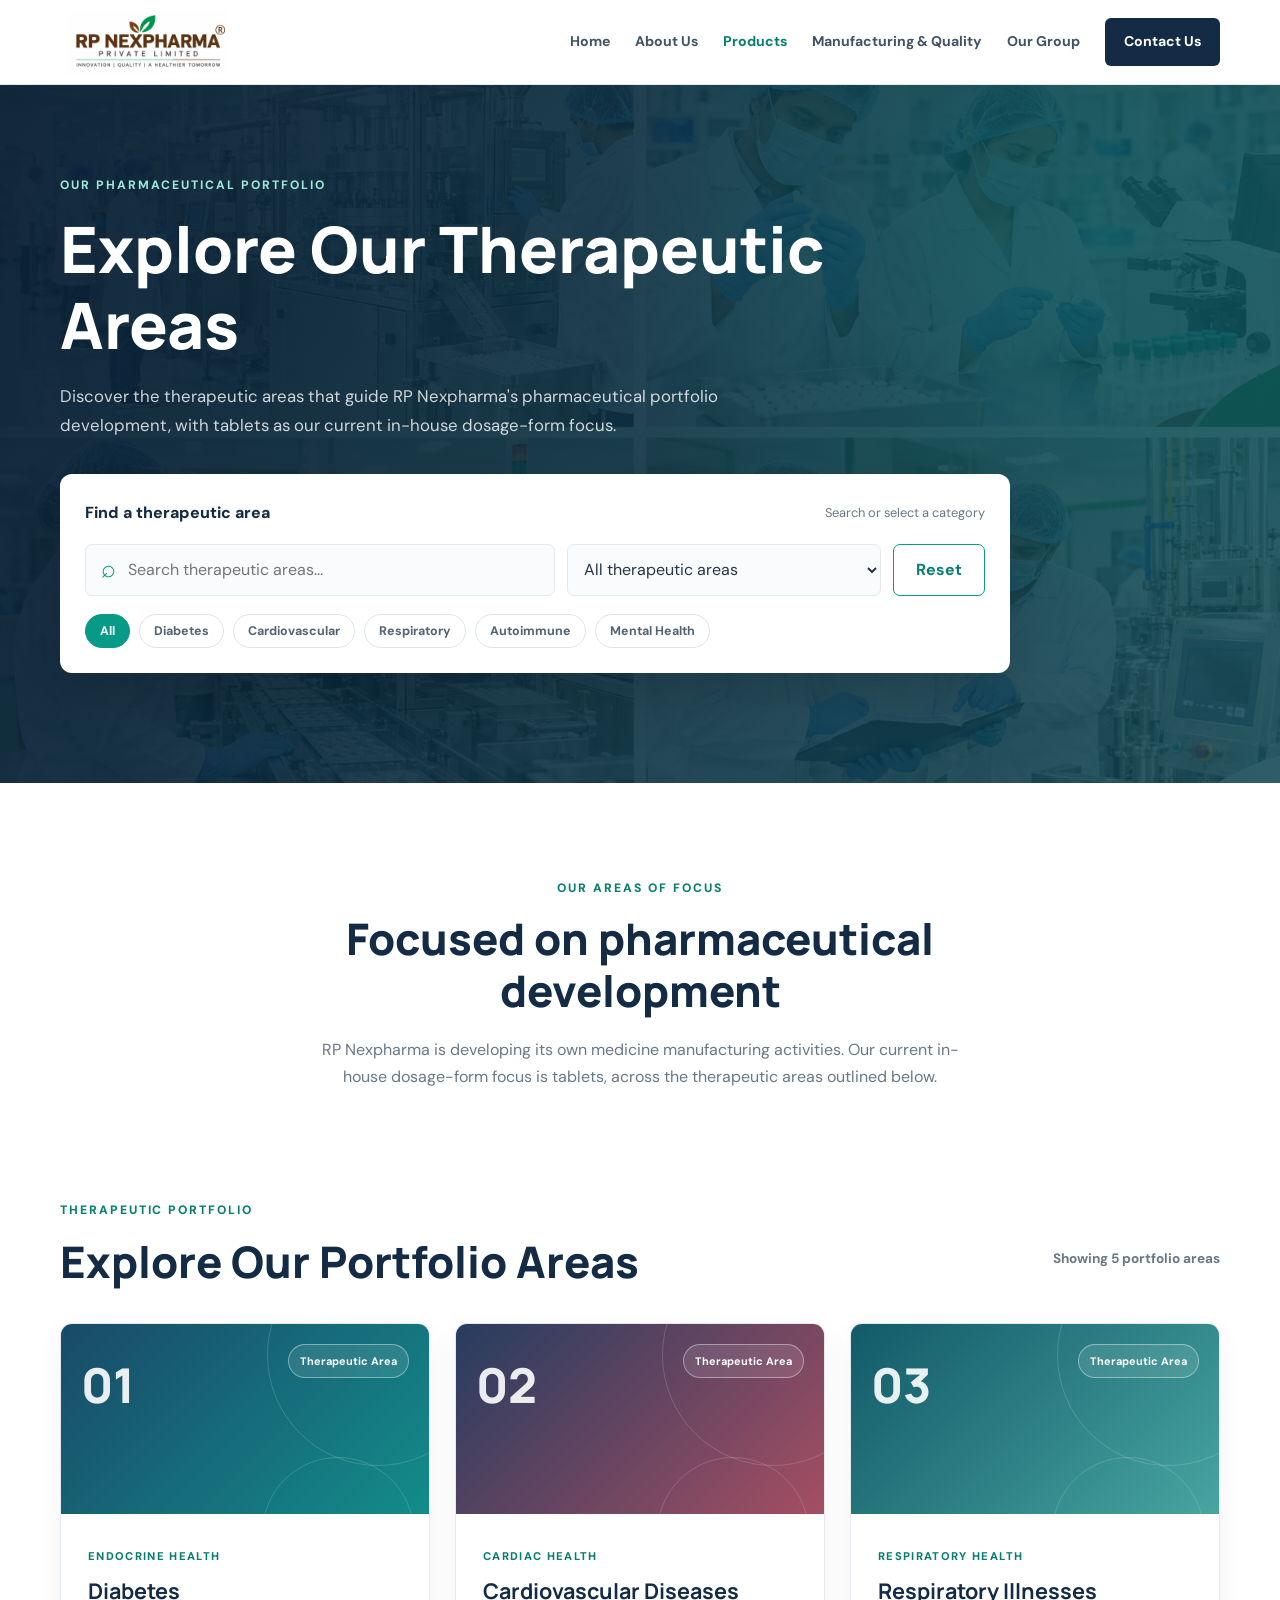
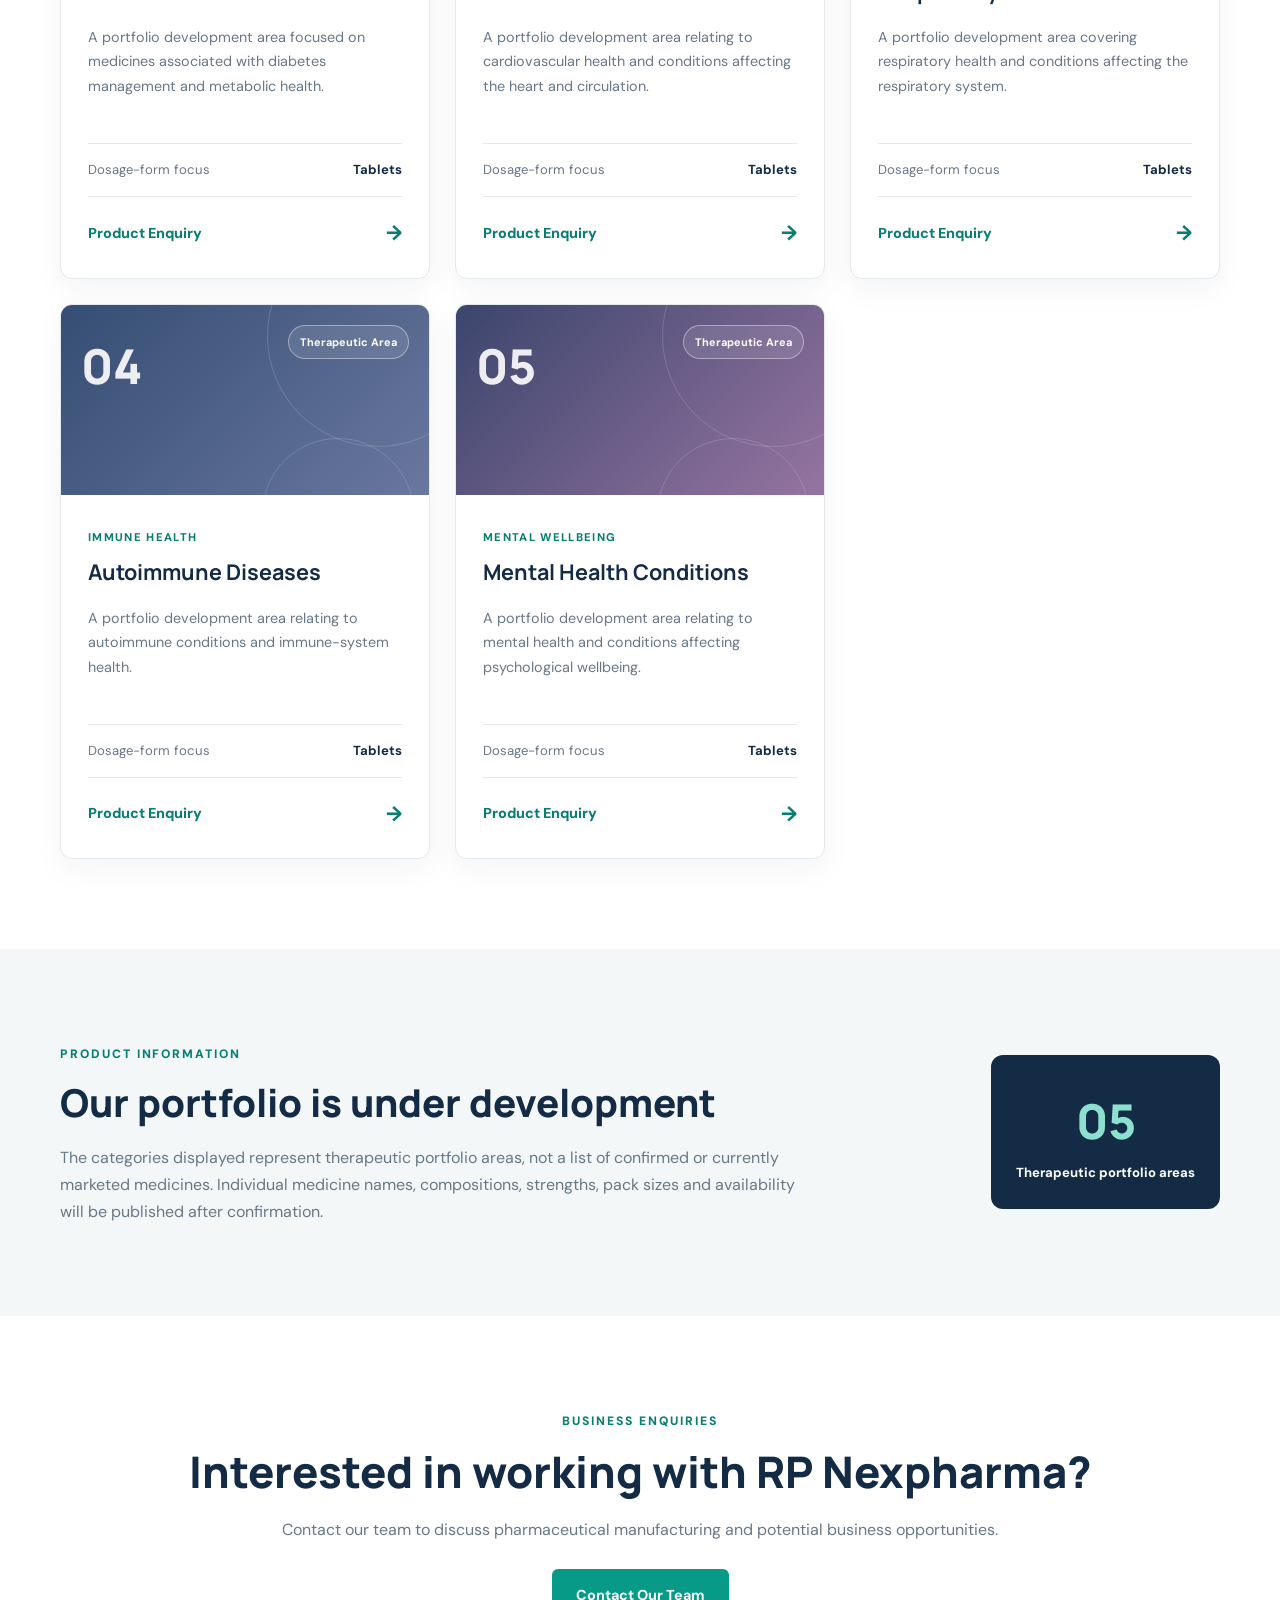
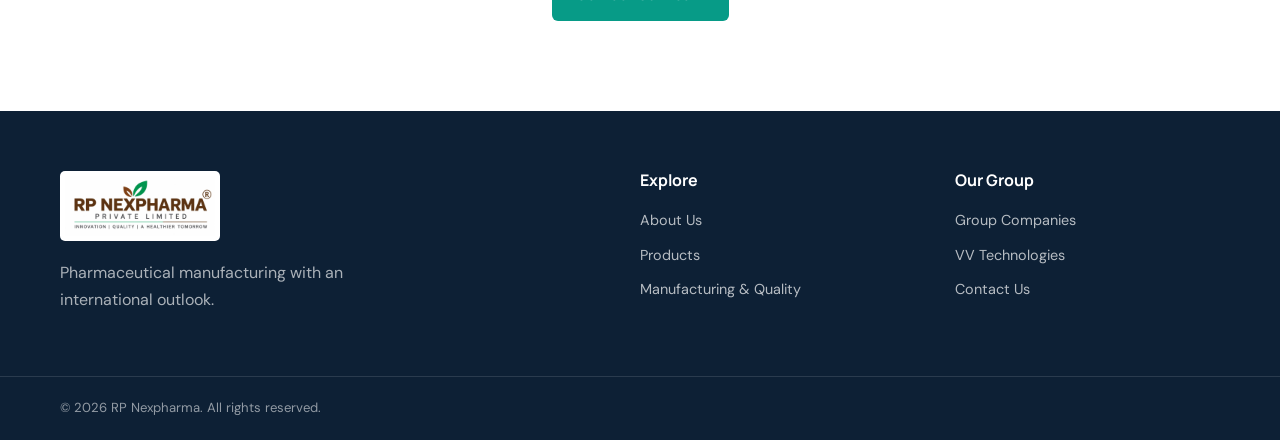
<file: products.html>
<!DOCTYPE html>
<html lang="en-GB">
<head>
  <meta charset="UTF-8">
  <meta name="viewport" content="width=device-width, initial-scale=1.0">
  <meta name="description" content="Explore RP Nexpharma's pharmaceutical therapeutic portfolio areas and tablet manufacturing focus.">
  <title>Products & Therapeutic Areas | RP Nexpharma</title>

  <link rel="stylesheet" href="css/style.css">
  <link href="https://fonts.googleapis.com/css2?family=DM+Sans:wght@400;500;600;700&family=Manrope:wght@400;500;600;700;800&display=swap" rel="stylesheet">
</head>

<body>

<header class="site-header">
  <div class="container nav-wrap">
    <a class="brand" href="index.html">
      <img src="assets/images/rpnexpharma-logo.jpg" alt="RP Nexpharma logo">
    </a>

    <button class="menu-toggle" aria-label="Open navigation">☰</button>

    <nav class="main-nav">
      <a href="index.html">Home</a>
      <a href="about.html">About Us</a>
      <a class="active" href="products.html">Products</a>
      <a href="manufacturing-quality.html">Manufacturing & Quality</a>
      <a href="group-companies.html">Our Group</a>
      <a class="nav-contact" href="contact.html">Contact Us</a>
    </nav>
  </div>
</header>

<main>

  <!-- PRODUCT HERO WITH FILTER -->
  <section class="products-hero">
    <div class="products-hero-overlay"></div>

    <div class="container products-hero-content">
      <span class="eyebrow light">OUR PHARMACEUTICAL PORTFOLIO</span>

      <h1>Explore Our Therapeutic Areas</h1>

      <p>
        Discover the therapeutic areas that guide RP Nexpharma's
        pharmaceutical portfolio development, with tablets as our
        current in-house dosage-form focus.
      </p>

      <!-- PRODUCT FILTER -->
      <div class="hero-filter">

        <div class="filter-heading">
          <span>Find a therapeutic area</span>
          <small>Search or select a category</small>
        </div>

        <div class="filter-controls">

          <div class="filter-search">
            <span>⌕</span>
            <input
              type="search"
              id="productSearch"
              placeholder="Search therapeutic areas..."
              aria-label="Search therapeutic areas"
            >
          </div>

          <div class="filter-select">
            <select id="categoryFilter" aria-label="Filter by therapeutic area">
              <option value="all">All therapeutic areas</option>
              <option value="diabetes">Diabetes</option>
              <option value="cardiovascular">Cardiovascular</option>
              <option value="respiratory">Respiratory</option>
              <option value="autoimmune">Autoimmune</option>
              <option value="mental-health">Mental Health</option>
            </select>
          </div>

          <button type="button" id="resetFilters" class="filter-reset">
            Reset
          </button>

        </div>

        <div class="filter-quick-links">
          <button class="filter-chip active" data-filter="all">All</button>
          <button class="filter-chip" data-filter="diabetes">Diabetes</button>
          <button class="filter-chip" data-filter="cardiovascular">Cardiovascular</button>
          <button class="filter-chip" data-filter="respiratory">Respiratory</button>
          <button class="filter-chip" data-filter="autoimmune">Autoimmune</button>
          <button class="filter-chip" data-filter="mental-health">Mental Health</button>
        </div>

      </div>
    </div>
  </section>

  <!-- INTRODUCTION -->
  <section class="section products-intro">
    <div class="container">
      <div class="section-heading">
        <span class="eyebrow">OUR AREAS OF FOCUS</span>
        <h2>Focused on pharmaceutical development</h2>
        <p>
          RP Nexpharma is developing its own medicine manufacturing
          activities. Our current in-house dosage-form focus is tablets,
          across the therapeutic areas outlined below.
        </p>
      </div>
    </div>
  </section>

  <!-- PRODUCT CATEGORY CARDS -->
  <section class="section product-list-section">
    <div class="container">

      <div class="product-results-heading">
        <div>
          <span class="eyebrow">THERAPEUTIC PORTFOLIO</span>
          <h2>Explore Our Portfolio Areas</h2>
        </div>

        <p id="resultsCount" aria-live="polite">
          Showing 5 portfolio areas
        </p>
      </div>

      <div class="product-category-grid" id="productGrid">

        <!-- DIABETES -->
        <article class="portfolio-card" data-category="diabetes">
          <div class="portfolio-image diabetes-image">
            <span class="portfolio-icon">01</span>
            <span class="portfolio-tag">Therapeutic Area</span>
          </div>

          <div class="portfolio-content">
            <span class="portfolio-category">ENDOCRINE HEALTH</span>
            <h3>Diabetes</h3>
            <p>
              A portfolio development area focused on medicines
              associated with diabetes management and metabolic health.
            </p>

            <div class="portfolio-details">
              <span>Dosage-form focus</span>
              <strong>Tablets</strong>
            </div>

            <a href="contact.html" class="portfolio-link">
              Product Enquiry <span>→</span>
            </a>
          </div>
        </article>

        <!-- CARDIOVASCULAR -->
        <article class="portfolio-card" data-category="cardiovascular">
          <div class="portfolio-image cardiovascular-image">
            <span class="portfolio-icon">02</span>
            <span class="portfolio-tag">Therapeutic Area</span>
          </div>

          <div class="portfolio-content">
            <span class="portfolio-category">CARDIAC HEALTH</span>
            <h3>Cardiovascular Diseases</h3>
            <p>
              A portfolio development area relating to cardiovascular
              health and conditions affecting the heart and circulation.
            </p>

            <div class="portfolio-details">
              <span>Dosage-form focus</span>
              <strong>Tablets</strong>
            </div>

            <a href="contact.html" class="portfolio-link">
              Product Enquiry <span>→</span>
            </a>
          </div>
        </article>

        <!-- RESPIRATORY -->
        <article class="portfolio-card" data-category="respiratory">
          <div class="portfolio-image respiratory-image">
            <span class="portfolio-icon">03</span>
            <span class="portfolio-tag">Therapeutic Area</span>
          </div>

          <div class="portfolio-content">
            <span class="portfolio-category">RESPIRATORY HEALTH</span>
            <h3>Respiratory Illnesses</h3>
            <p>
              A portfolio development area covering respiratory health
              and conditions affecting the respiratory system.
            </p>

            <div class="portfolio-details">
              <span>Dosage-form focus</span>
              <strong>Tablets</strong>
            </div>

            <a href="contact.html" class="portfolio-link">
              Product Enquiry <span>→</span>
            </a>
          </div>
        </article>

        <!-- AUTOIMMUNE -->
        <article class="portfolio-card" data-category="autoimmune">
          <div class="portfolio-image autoimmune-image">
            <span class="portfolio-icon">04</span>
            <span class="portfolio-tag">Therapeutic Area</span>
          </div>

          <div class="portfolio-content">
            <span class="portfolio-category">IMMUNE HEALTH</span>
            <h3>Autoimmune Diseases</h3>
            <p>
              A portfolio development area relating to autoimmune
              conditions and immune-system health.
            </p>

            <div class="portfolio-details">
              <span>Dosage-form focus</span>
              <strong>Tablets</strong>
            </div>

            <a href="contact.html" class="portfolio-link">
              Product Enquiry <span>→</span>
            </a>
          </div>
        </article>

        <!-- MENTAL HEALTH -->
        <article class="portfolio-card" data-category="mental-health">
          <div class="portfolio-image mental-image">
            <span class="portfolio-icon">05</span>
            <span class="portfolio-tag">Therapeutic Area</span>
          </div>

          <div class="portfolio-content">
            <span class="portfolio-category">MENTAL WELLBEING</span>
            <h3>Mental Health Conditions</h3>
            <p>
              A portfolio development area relating to mental health
              and conditions affecting psychological wellbeing.
            </p>

            <div class="portfolio-details">
              <span>Dosage-form focus</span>
              <strong>Tablets</strong>
            </div>

            <a href="contact.html" class="portfolio-link">
              Product Enquiry <span>→</span>
            </a>
          </div>
        </article>

      </div>

      <div class="no-products" id="noProducts" hidden>
        <h3>No matching categories found</h3>
        <p>Try another search term or reset the filters.</p>
        <button type="button" class="btn btn-primary" id="emptyReset">
          Show All Categories
        </button>
      </div>

    </div>
  </section>

  <!-- PRODUCT INFORMATION NOTICE -->
  <section class="section soft-bg">
    <div class="container product-notice">
      <div>
        <span class="eyebrow">PRODUCT INFORMATION</span>
        <h2>Our portfolio is under development</h2>
        <p>
          The categories displayed represent therapeutic portfolio areas,
          not a list of confirmed or currently marketed medicines.
          Individual medicine names, compositions, strengths, pack sizes
          and availability will be published after confirmation.
        </p>
      </div>

      <div class="notice-side">
        <span class="notice-number">05</span>
        <span>Therapeutic portfolio areas</span>
      </div>
    </div>
  </section>

  <!-- CTA -->
  <section class="section closing-cta">
    <div class="container">
      <span class="eyebrow">BUSINESS ENQUIRIES</span>
      <h2>Interested in working with RP Nexpharma?</h2>
      <p>
        Contact our team to discuss pharmaceutical manufacturing
        and potential business opportunities.
      </p>
      <a href="contact.html" class="btn btn-primary">Contact Our Team</a>
    </div>
  </section>

</main>

<footer class="site-footer">
  <div class="container footer-grid">

    <div>
      <img class="footer-logo"
           src="assets/images/rpnexpharma-logo.jpg"
           alt="RP Nexpharma">
      <p>
        Pharmaceutical manufacturing with an international outlook.
      </p>
    </div>

    <div>
      <h4>Explore</h4>
      <a href="about.html">About Us</a>
      <a href="products.html">Products</a>
      <a href="manufacturing-quality.html">Manufacturing & Quality</a>
    </div>

    <div>
      <h4>Our Group</h4>
      <a href="group-companies.html">Group Companies</a>
      <a href="https://vvtechnologiesinc.com/" target="_blank" rel="noopener">
        VV Technologies
      </a>
      <a href="contact.html">Contact Us</a>
    </div>

  </div>

  <div class="footer-bottom">
    <div class="container">
      © <span class="year"></span> RP Nexpharma. All rights reserved.
    </div>
  </div>
</footer>

<script src="js/script.js"></script>

</body>
</html>
</file>
<file: css/style.css>
/* =========================================================
   RP NEXPHARMA - COMPLETE WEBSITE STYLESHEET
   European-facing pharmaceutical website
   ========================================================= */

/* =========================
   1. ROOT VARIABLES
========================= */

:root {
  --navy: #142b45;
  --navy-deep: #0d2035;
  --teal: #079b87;
  --teal-dark: #087e72;
  --ink: #273647;
  --muted: #687887;
  --line: #e3e9ed;
  --soft: #f3f7f7;
  --white: #ffffff;
  --radius: 14px;
  --shadow: 0 14px 40px rgba(17, 42, 65, .09);
}

/* =========================
   2. GLOBAL STYLES
========================= */

* {
  box-sizing: border-box;
}

html {
  scroll-behavior: smooth;
}

body {
  margin: 0;
  color: var(--ink);
  background: var(--white);
  font-family: "DM Sans", Arial, sans-serif;
  line-height: 1.7;
}

h1,
h2,
h3,
h4 {
  color: var(--navy);
  font-family: "Manrope", Arial, sans-serif;
  line-height: 1.2;
  margin: 0 0 18px;
}

h1 {
  font-size: clamp(2.5rem, 5vw, 4.6rem);
  font-weight: 800;
}

h2 {
  font-size: clamp(2rem, 3.4vw, 3rem);
  font-weight: 800;
}

h3 {
  font-size: 1.35rem;
  font-weight: 700;
}

p {
  margin: 0 0 18px;
  color: var(--muted);
}

a {
  color: inherit;
  text-decoration: none;
}

img {
  display: block;
  max-width: 100%;
}

button,
input,
select,
textarea {
  font-family: inherit;
}

.container {
  width: min(1160px, calc(100% - 44px));
  margin-inline: auto;
}

.section {
  padding: 90px 0;
}

.soft-bg {
  background: var(--soft);
}

.eyebrow {
  display: inline-block;
  margin-bottom: 15px;
  color: var(--teal-dark);
  font-size: .76rem;
  font-weight: 800;
  letter-spacing: .16em;
  text-transform: uppercase;
}

.eyebrow.light {
  color: #9de6d9;
}

/* =========================
   3. HEADER AND NAVIGATION
========================= */

.site-header {
  position: sticky;
  z-index: 100;
  top: 0;
  background: rgba(255, 255, 255, .97);
  border-bottom: 1px solid var(--line);
}

.nav-wrap {
  min-height: 84px;
  display: flex;
  align-items: center;
  justify-content: space-between;
  gap: 28px;
}

.brand img {
  width: 175px;
  max-height: 65px;
  object-fit: contain;
}

.main-nav {
  display: flex;
  align-items: center;
  gap: 25px;
}

.main-nav a {
  color: #425365;
  font-size: .88rem;
  font-weight: 700;
  transition: color .2s ease;
}

.main-nav a:hover,
.main-nav a.active {
  color: var(--teal-dark);
}

.main-nav .nav-contact {
  color: white;
  background: var(--navy);
  padding: 12px 19px;
  border-radius: 6px;
}

.main-nav .nav-contact:hover {
  color: white;
  background: var(--teal-dark);
}

.menu-toggle {
  display: none;
  border: 0;
  background: transparent;
  color: var(--navy);
  font-size: 28px;
  cursor: pointer;
}

/* =========================
   4. BUTTONS
========================= */

.btn {
  display: inline-flex;
  min-height: 50px;
  align-items: center;
  justify-content: center;
  padding: 13px 23px;
  border: 1px solid transparent;
  border-radius: 6px;
  font: inherit;
  font-size: .9rem;
  font-weight: 700;
  cursor: pointer;
  transition: .2s ease;
}

.btn-primary {
  background: var(--teal);
  color: white;
}

.btn-primary:hover {
  background: var(--teal-dark);
  transform: translateY(-2px);
}

.btn-outline {
  color: white;
  border-color: rgba(255, 255, 255, .7);
}

.btn-outline:hover {
  background: white;
  color: var(--navy);
}

.btn-light {
  color: var(--navy);
  background: white;
}

.btn-light:hover {
  background: #e9f5f3;
}

/* =========================
   5. HOME PAGE HERO
========================= */

.hero {
  min-height: 640px;
  position: relative;
  display: flex;
  align-items: center;
  overflow: hidden;
  background:
    linear-gradient(
      90deg,
      rgba(9, 29, 49, .94),
      rgba(9, 29, 49, .72),
      rgba(9, 29, 49, .28)
    ),
    url("../assets/images/pharmaceutical-workers-collage.png")
    center/cover no-repeat;
}

.hero-overlay {
  position: absolute;
  inset: 0;
  pointer-events: none;
}

.hero-content {
  position: relative;
  z-index: 1;
  padding-top: 90px;
  padding-bottom: 90px;
}

.hero h1 {
  max-width: 820px;
  color: white;
  margin-bottom: 24px;
}

.hero p {
  max-width: 670px;
  color: rgba(255, 255, 255, .83);
  font-size: 1.08rem;
}

.hero-actions {
  display: flex;
  flex-wrap: wrap;
  gap: 14px;
  margin-top: 32px;
}

/* =========================
   6. INNER PAGE HERO
========================= */

.page-hero {
  padding: 105px 0 100px;
  color: white;
  background: linear-gradient(120deg, #102941, #17616a);
}

.page-hero h1 {
  max-width: 850px;
  color: white;
  font-size: clamp(2.5rem, 5vw, 4rem);
}

.page-hero p {
  max-width: 700px;
  color: rgba(255, 255, 255, .8);
  font-size: 1.05rem;
}

/* =========================
   7. INTRODUCTION AND CONTENT
========================= */

.intro-grid,
.content-grid,
.contact-layout {
  display: grid;
  grid-template-columns: 1fr 1fr;
  gap: 65px;
  align-items: center;
}

.intro-image img,
.quality-visual img {
  width: 100%;
  min-height: 360px;
  max-height: 470px;
  object-fit: cover;
  border-radius: var(--radius);
  box-shadow: var(--shadow);
}

.section-heading {
  max-width: 760px;
  margin: 0 auto 45px;
  text-align: center;
}

.section-heading p {
  max-width: 680px;
  margin: 0 auto;
}

/* =========================
   8. GENERAL CARDS
========================= */

.card-grid {
  display: grid;
  gap: 22px;
}

.card-grid.three {
  grid-template-columns: repeat(3, 1fr);
}

.info-card {
  padding: 32px;
  background: white;
  border: 1px solid var(--line);
  border-radius: var(--radius);
  box-shadow: 0 8px 25px rgba(20, 43, 69, .04);
  transition: transform .2s ease, box-shadow .2s ease;
}

.info-card:hover {
  transform: translateY(-5px);
  box-shadow: var(--shadow);
}

.info-card p {
  margin-bottom: 0;
}

.card-number {
  color: var(--teal);
  font-weight: 800;
  letter-spacing: .1em;
  margin-bottom: 25px;
}

/* =========================
   9. GROUP BANNER
========================= */

.group-banner {
  color: white;
  background: linear-gradient(120deg, var(--navy-deep), #1b4960);
}

.group-banner-inner {
  display: flex;
  align-items: center;
  justify-content: space-between;
  gap: 50px;
}

.group-banner h2 {
  max-width: 720px;
  color: white;
}

.group-banner p {
  max-width: 700px;
  color: rgba(255, 255, 255, .75);
}

/* =========================
   10. CLOSING CTA
========================= */

.closing-cta {
  text-align: center;
}

.closing-cta p {
  margin-bottom: 25px;
}

/* =========================
   11. HIGHLIGHT PANEL
========================= */

.highlight-panel {
  padding: 48px;
  color: white;
  background: linear-gradient(145deg, var(--navy), #17616a);
  border-radius: var(--radius);
  box-shadow: var(--shadow);
}

.highlight-panel h3 {
  color: white;
  font-size: 2rem;
}

.highlight-panel p {
  color: rgba(255, 255, 255, .8);
}

/* =========================
   12. PRODUCTS PAGE HERO
========================= */

.products-hero {
  position: relative;
  overflow: visible;
  min-height: 510px;
  display: flex;
  align-items: center;
  padding: 85px 0 110px;
  background:
    linear-gradient(
      110deg,
      rgba(10, 31, 52, .96),
      rgba(16, 70, 82, .86)
    ),
    url("../assets/images/pharmaceutical-workers-collage.png")
    center/cover no-repeat;
}

.products-hero-overlay {
  position: absolute;
  inset: 0;
  background: radial-gradient(
    circle at 85% 20%,
    rgba(7, 155, 135, .24),
    transparent 40%
  );
  pointer-events: none;
}

.products-hero-content {
  position: relative;
  z-index: 2;
}

.products-hero h1 {
  max-width: 780px;
  color: white;
  font-size: clamp(2.5rem, 5vw, 4rem);
}

.products-hero-content > p {
  max-width: 700px;
  color: rgba(255, 255, 255, .8);
  font-size: 1.05rem;
  margin-bottom: 35px;
}

/* =========================
   13. PRODUCT FILTER PANEL
========================= */

.hero-filter {
  max-width: 950px;
  padding: 25px;
  background: white;
  border-radius: 12px;
  box-shadow: 0 20px 55px rgba(0, 0, 0, .18);
}

.filter-heading {
  display: flex;
  justify-content: space-between;
  align-items: center;
  gap: 15px;
  margin-bottom: 17px;
}

.filter-heading span {
  color: var(--navy);
  font-weight: 800;
  font-size: 1rem;
}

.filter-heading small {
  color: var(--muted);
  font-size: .8rem;
}

.filter-controls {
  display: grid;
  grid-template-columns: 1.5fr 1fr auto;
  gap: 12px;
}

.filter-search,
.filter-select {
  display: flex;
  align-items: center;
  min-height: 52px;
  border: 1px solid var(--line);
  border-radius: 7px;
  background: #f9fbfc;
}

.filter-search span {
  padding-left: 15px;
  font-size: 25px;
  color: var(--teal);
}

.filter-search input {
  width: 100%;
  height: 50px;
  padding: 0 12px;
  border: none;
  outline: none;
  background: transparent;
  font: inherit;
  color: var(--ink);
}

.filter-select select {
  width: 100%;
  height: 50px;
  padding: 0 12px;
  border: none;
  outline: none;
  background: transparent;
  color: var(--ink);
  font: inherit;
  cursor: pointer;
}

.filter-reset {
  padding: 0 22px;
  border: 1px solid var(--teal);
  border-radius: 7px;
  color: var(--teal-dark);
  background: white;
  font: inherit;
  font-weight: 700;
  cursor: pointer;
  transition: .2s ease;
}

.filter-reset:hover {
  color: white;
  background: var(--teal);
}

.filter-quick-links {
  display: flex;
  flex-wrap: wrap;
  gap: 9px;
  margin-top: 18px;
}

.filter-chip {
  padding: 8px 14px;
  border: 1px solid #dce6e8;
  border-radius: 30px;
  color: #526474;
  background: white;
  font-size: .78rem;
  font-weight: 700;
  cursor: pointer;
  transition: .2s ease;
}

.filter-chip:hover,
.filter-chip.active {
  color: white;
  background: var(--teal);
  border-color: var(--teal);
}

/* =========================
   14. PRODUCT INTRODUCTION
========================= */

.products-intro {
  padding-bottom: 25px;
}

.product-list-section {
  padding-top: 35px;
}

.product-results-heading {
  display: flex;
  align-items: flex-end;
  justify-content: space-between;
  gap: 20px;
  margin-bottom: 35px;
}

.product-results-heading h2 {
  margin-bottom: 0;
}

#resultsCount {
  font-size: .85rem;
  font-weight: 700;
}

/* =========================
   15. PRODUCT CATEGORY GRID
========================= */

.product-category-grid {
  display: grid;
  grid-template-columns: repeat(3, 1fr);
  gap: 25px;
}

.portfolio-card {
  overflow: hidden;
  border: 1px solid var(--line);
  border-radius: 12px;
  background: white;
  box-shadow: 0 10px 30px rgba(20, 43, 69, .05);
  transition: transform .25s ease, box-shadow .25s ease;
}

.portfolio-card:hover {
  transform: translateY(-7px);
  box-shadow: 0 18px 40px rgba(20, 43, 69, .12);
}

.portfolio-card[hidden] {
  display: none !important;
}

.portfolio-image {
  position: relative;
  min-height: 190px;
  display: flex;
  align-items: flex-start;
  justify-content: space-between;
  padding: 20px;
  overflow: hidden;
  background: linear-gradient(135deg, #163f58, #087e72);
}

.portfolio-image::before,
.portfolio-image::after {
  content: "";
  position: absolute;
  border: 1px solid rgba(255, 255, 255, .16);
  border-radius: 50%;
}

.portfolio-image::before {
  width: 220px;
  height: 220px;
  right: -60px;
  top: -80px;
}

.portfolio-image::after {
  width: 150px;
  height: 150px;
  right: 15px;
  bottom: -95px;
}

.diabetes-image {
  background: linear-gradient(135deg, #194a68, #138c8b);
}

.cardiovascular-image {
  background: linear-gradient(135deg, #263c60, #a54e62);
}

.respiratory-image {
  background: linear-gradient(135deg, #125a69, #48a5a0);
}

.autoimmune-image {
  background: linear-gradient(135deg, #354e73, #6a779f);
}

.mental-image {
  background: linear-gradient(135deg, #3b456c, #9674a1);
}

.portfolio-icon {
  position: relative;
  z-index: 1;
  color: rgba(255, 255, 255, .9);
  font-family: "Manrope", sans-serif;
  font-size: 3rem;
  font-weight: 800;
}

.portfolio-tag {
  position: relative;
  z-index: 1;
  padding: 7px 11px;
  border: 1px solid rgba(255, 255, 255, .4);
  border-radius: 30px;
  color: white;
  background: rgba(255, 255, 255, .1);
  font-size: .68rem;
  font-weight: 700;
}

.portfolio-content {
  padding: 27px;
}

.portfolio-category {
  display: inline-block;
  margin-bottom: 12px;
  color: var(--teal-dark);
  font-size: .7rem;
  font-weight: 800;
  letter-spacing: .12em;
}

.portfolio-content h3 {
  min-height: 34px;
  margin-bottom: 13px;
}

.portfolio-content p {
  min-height: 100px;
  font-size: .9rem;
}

.portfolio-details {
  display: flex;
  justify-content: space-between;
  gap: 12px;
  padding: 15px 0;
  border-top: 1px solid var(--line);
  border-bottom: 1px solid var(--line);
  font-size: .82rem;
}

.portfolio-details span {
  color: var(--muted);
}

.portfolio-details strong {
  color: var(--navy);
}

.portfolio-link {
  display: flex;
  justify-content: space-between;
  align-items: center;
  margin-top: 18px;
  color: var(--teal-dark);
  font-weight: 800;
  font-size: .9rem;
}

.portfolio-link span {
  font-size: 1.3rem;
  transition: transform .2s ease;
}

.portfolio-link:hover span {
  transform: translateX(5px);
}

/* =========================
   16. EMPTY FILTER RESULT
========================= */

.no-products {
  padding: 55px 20px;
  text-align: center;
  border: 1px dashed #b8c9d0;
  border-radius: 12px;
  background: var(--soft);
}

.no-products h3 {
  margin-bottom: 10px;
}

.no-products .btn {
  margin-top: 12px;
}

/* =========================
   17. PRODUCT INFORMATION
========================= */

.product-notice {
  display: flex;
  align-items: center;
  justify-content: space-between;
  gap: 40px;
}

.product-notice > div:first-child {
  max-width: 760px;
}

.product-notice h2 {
  font-size: clamp(1.8rem, 3vw, 2.5rem);
}

.product-notice p {
  margin-bottom: 0;
}

.notice-side {
  min-width: 170px;
  display: flex;
  flex-direction: column;
  align-items: center;
  padding: 25px;
  border-radius: 12px;
  color: white;
  background: var(--navy);
  text-align: center;
  font-size: .82rem;
  font-weight: 700;
}

.notice-number {
  color: #8de0d0;
  font-family: "Manrope", sans-serif;
  font-size: 3rem;
  font-weight: 800;
}

/* =========================
   18. PRODUCT FEATURE
========================= */

.product-feature {
  display: grid;
  grid-template-columns: 1fr 1fr;
  gap: 55px;
  align-items: center;
  padding: 30px;
  border: 1px solid var(--line);
  border-radius: var(--radius);
  box-shadow: var(--shadow);
}

.product-visual img {
  width: 100%;
  min-height: 320px;
  object-fit: cover;
  border-radius: 10px;
}

.product-copy p {
  margin-bottom: 18px;
}

/* =========================
   19. GROUP COMPANIES
========================= */

.group-cards {
  display: grid;
  grid-template-columns: repeat(3, 1fr);
  gap: 22px;
}

.group-card {
  padding: 35px;
  border: 1px solid var(--line);
  border-radius: var(--radius);
  background: white;
  box-shadow: var(--shadow);
}

.group-card.featured {
  border-top: 4px solid var(--teal);
}

.group-label {
  color: var(--teal-dark);
  font-size: .72rem;
  font-weight: 800;
  letter-spacing: .13em;
}

.group-card h3 {
  margin-top: 17px;
  font-size: 1.7rem;
}

.group-card p {
  min-height: 100px;
}

.group-current {
  color: var(--muted);
  font-size: .82rem;
  font-weight: 700;
}

/* =========================
   20. TEXT LINKS
========================= */

.text-link {
  display: inline-block;
  color: var(--teal-dark);
  font-weight: 800;
}

.text-link:hover {
  text-decoration: underline;
}

/* =========================
   21. NOTICE PANEL
========================= */

.notice {
  padding: 28px 32px;
  border-left: 4px solid var(--teal);
  background: var(--soft);
  border-radius: 8px;
}

.notice h3 {
  margin-bottom: 10px;
}

.notice p {
  margin-bottom: 0;
}

/* =========================
   22. CONTACT PAGE
========================= */

.contact-layout {
  align-items: start;
}

.contact-detail {
  padding: 20px 0;
  border-top: 1px solid var(--line);
}

.contact-detail h3 {
  margin-bottom: 8px;
}

.contact-detail p {
  margin-bottom: 8px;
}

.contact-form {
  display: flex;
  flex-direction: column;
  padding: 38px;
  background: var(--soft);
  border: 1px solid var(--line);
  border-radius: var(--radius);
}

.contact-form label {
  margin: 13px 0 7px;
  color: var(--navy);
  font-size: .88rem;
  font-weight: 700;
}

.contact-form input,
.contact-form select,
.contact-form textarea {
  width: 100%;
  padding: 13px 14px;
  color: var(--ink);
  background: white;
  border: 1px solid #d8e1e5;
  border-radius: 6px;
  font: inherit;
}

.contact-form input:focus,
.contact-form select:focus,
.contact-form textarea:focus {
  outline: 2px solid rgba(7, 155, 135, .2);
  border-color: var(--teal);
}

.contact-form textarea {
  resize: vertical;
}

.contact-form button {
  align-self: flex-start;
  margin-top: 15px;
}

.form-note {
  margin-top: 16px;
  font-size: .8rem;
}

/* =========================
   23. FOOTER
========================= */

.site-footer {
  padding-top: 60px;
  color: rgba(255, 255, 255, .75);
  background: var(--navy-deep);
}

.footer-grid {
  display: grid;
  grid-template-columns: 2fr 1fr 1fr;
  gap: 50px;
  padding-bottom: 45px;
}

.footer-logo {
  width: 160px;
  max-height: 70px;
  object-fit: contain;
  margin-bottom: 18px;
  background: white;
  padding: 5px;
  border-radius: 5px;
}

.site-footer p {
  max-width: 340px;
  color: rgba(255, 255, 255, .65);
}

.site-footer h4 {
  color: white;
  font-size: 1rem;
}

.site-footer a {
  display: block;
  width: fit-content;
  margin: 10px 0;
  color: rgba(255, 255, 255, .7);
  font-size: .9rem;
}

.site-footer a:hover {
  color: white;
}

.footer-bottom {
  padding: 20px 0;
  border-top: 1px solid rgba(255, 255, 255, .12);
  color: rgba(255, 255, 255, .55);
  font-size: .82rem;
}

/* =========================
   24. TABLET RESPONSIVENESS
========================= */

@media (max-width: 980px) {

  .menu-toggle {
    display: block;
  }

  .main-nav {
    display: none;
    position: absolute;
    top: 84px;
    left: 0;
    right: 0;
    padding: 22px;
    flex-direction: column;
    align-items: stretch;
    gap: 0;
    background: white;
    border-bottom: 1px solid var(--line);
    box-shadow: var(--shadow);
  }

  .main-nav.open {
    display: flex;
  }

  .main-nav a {
    padding: 12px 5px;
  }

  .main-nav .nav-contact {
    text-align: center;
    margin-top: 8px;
  }

  .intro-grid,
  .content-grid,
  .contact-layout,
  .product-feature {
    grid-template-columns: 1fr;
    gap: 35px;
  }

  .card-grid.three,
  .group-cards {
    grid-template-columns: repeat(2, 1fr);
  }

  .group-banner-inner {
    align-items: flex-start;
    flex-direction: column;
  }

  .product-category-grid {
    grid-template-columns: repeat(2, 1fr);
  }

  .filter-controls {
    grid-template-columns: 1fr 1fr;
  }

  .filter-reset {
    min-height: 48px;
  }
}

/* =========================
   25. MOBILE RESPONSIVENESS
========================= */

@media (max-width: 620px) {

  .container {
    width: min(100% - 32px, 1160px);
  }

  .section {
    padding: 65px 0;
  }

  .nav-wrap {
    min-height: 72px;
  }

  .brand img {
    width: 145px;
    max-height: 55px;
  }

  .main-nav {
    top: 72px;
  }

  .hero {
    min-height: 600px;
  }

  .hero-content {
    padding-top: 70px;
    padding-bottom: 70px;
  }

  .hero h1 {
    font-size: 2.55rem;
  }

  .page-hero {
    padding: 75px 0;
  }

  .card-grid.three,
  .group-cards,
  .footer-grid,
  .product-category-grid {
    grid-template-columns: 1fr;
  }

  .info-card,
  .group-card {
    padding: 26px;
  }

  .product-feature {
    padding: 18px;
  }

  .contact-form {
    padding: 24px;
  }

  .highlight-panel {
    padding: 30px;
  }

  /* Product hero */

  .products-hero {
    min-height: auto;
    padding: 65px 0 80px;
  }

  .products-hero h1 {
    font-size: 2.55rem;
  }

  .hero-filter {
    padding: 18px;
  }

  .filter-heading {
    align-items: flex-start;
    flex-direction: column;
    gap: 4px;
  }

  .filter-controls {
    grid-template-columns: 1fr;
  }

  .filter-reset {
    min-height: 45px;
  }

  .filter-quick-links {
    gap: 7px;
  }

  .filter-chip {
    font-size: .72rem;
    padding: 7px 11px;
  }

  .product-results-heading {
    align-items: flex-start;
    flex-direction: column;
  }

  .portfolio-content p {
    min-height: auto;
  }

  .product-notice {
    align-items: flex-start;
    flex-direction: column;
  }

  .notice-side {
    width: 100%;
  }
}
</file>
